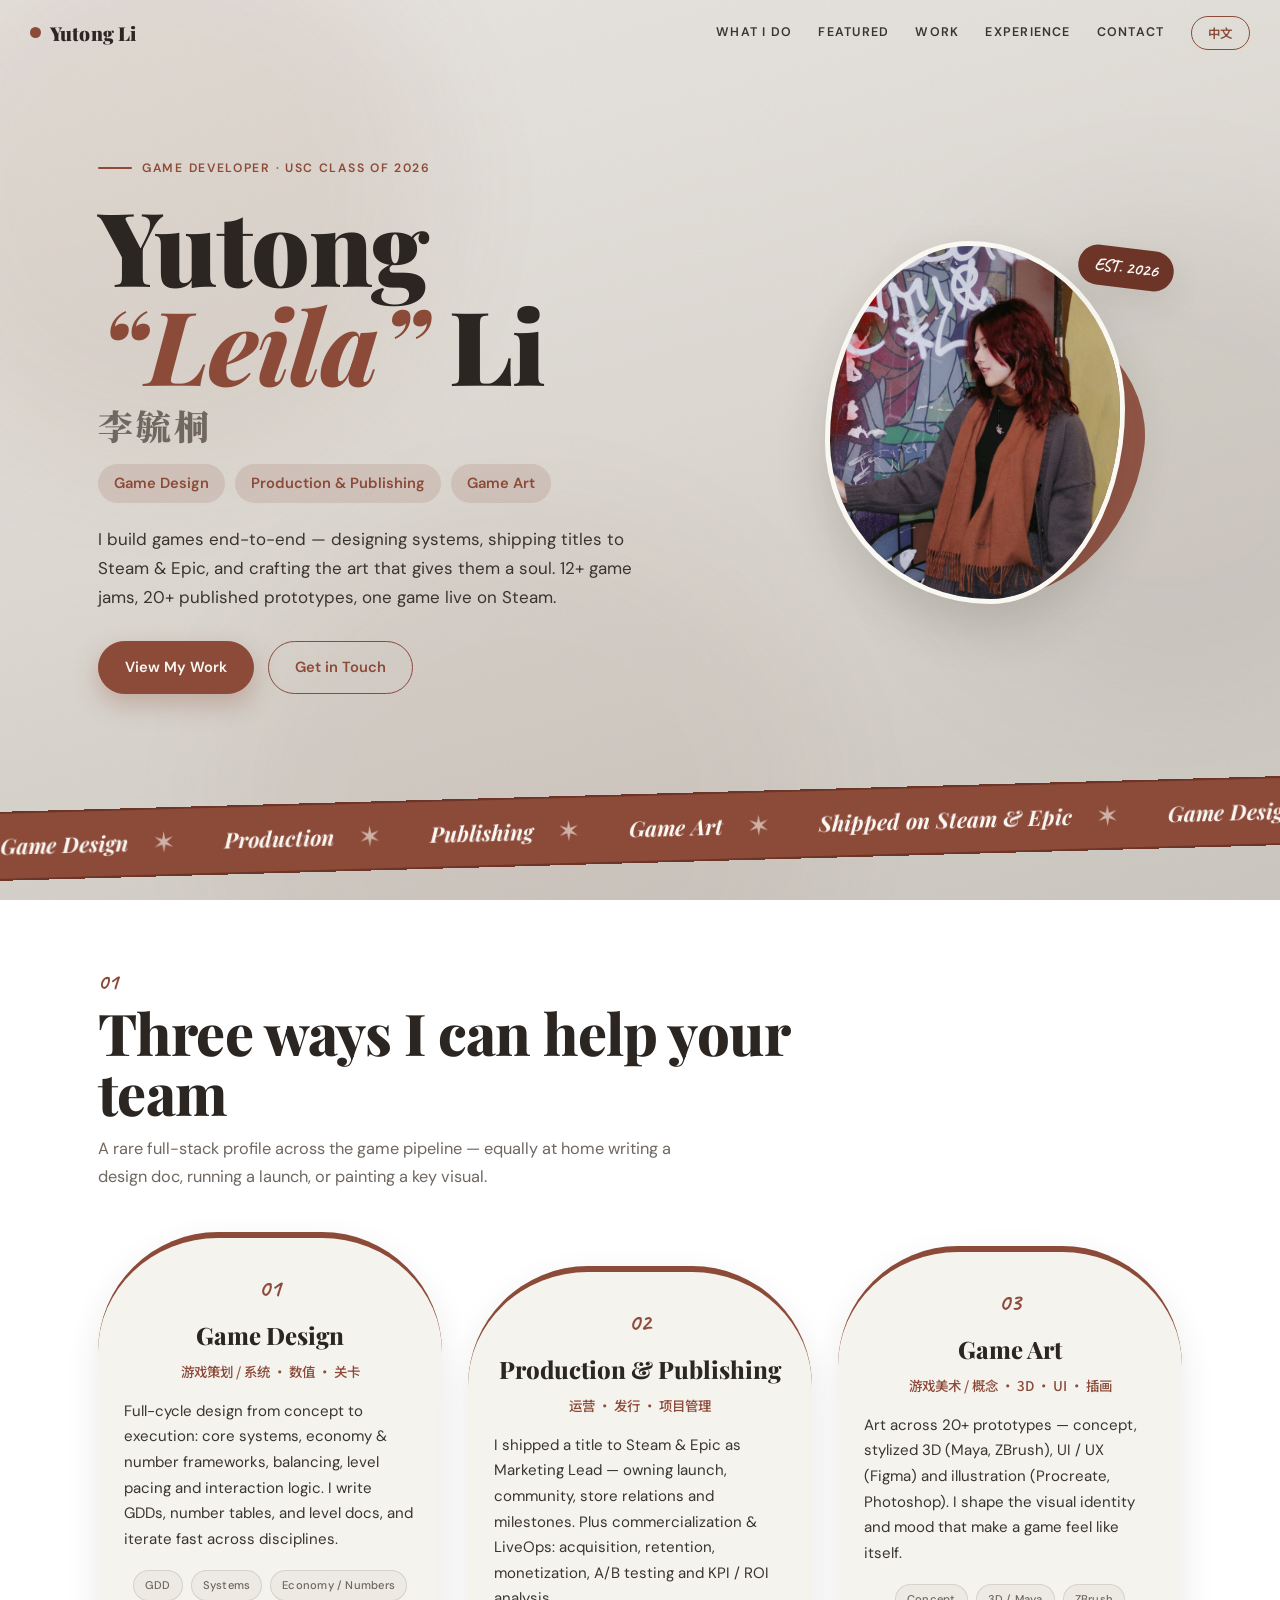
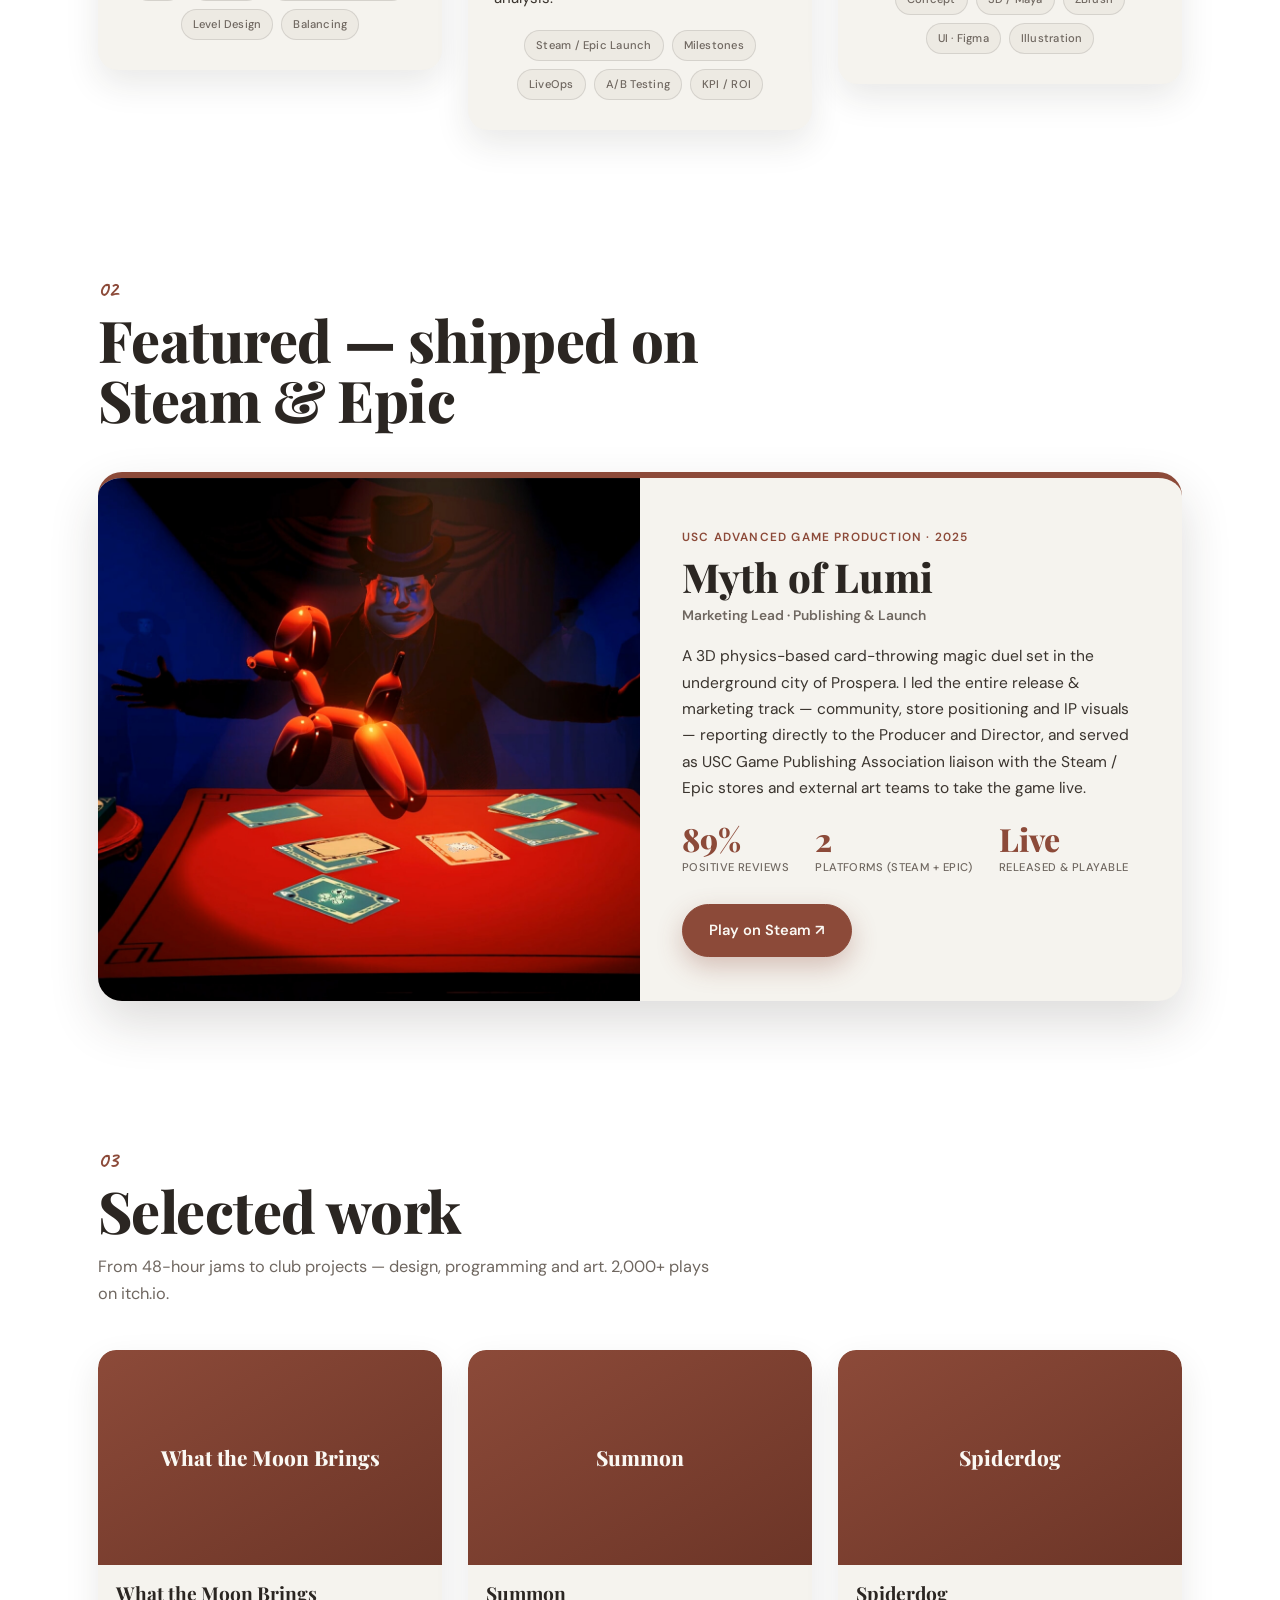
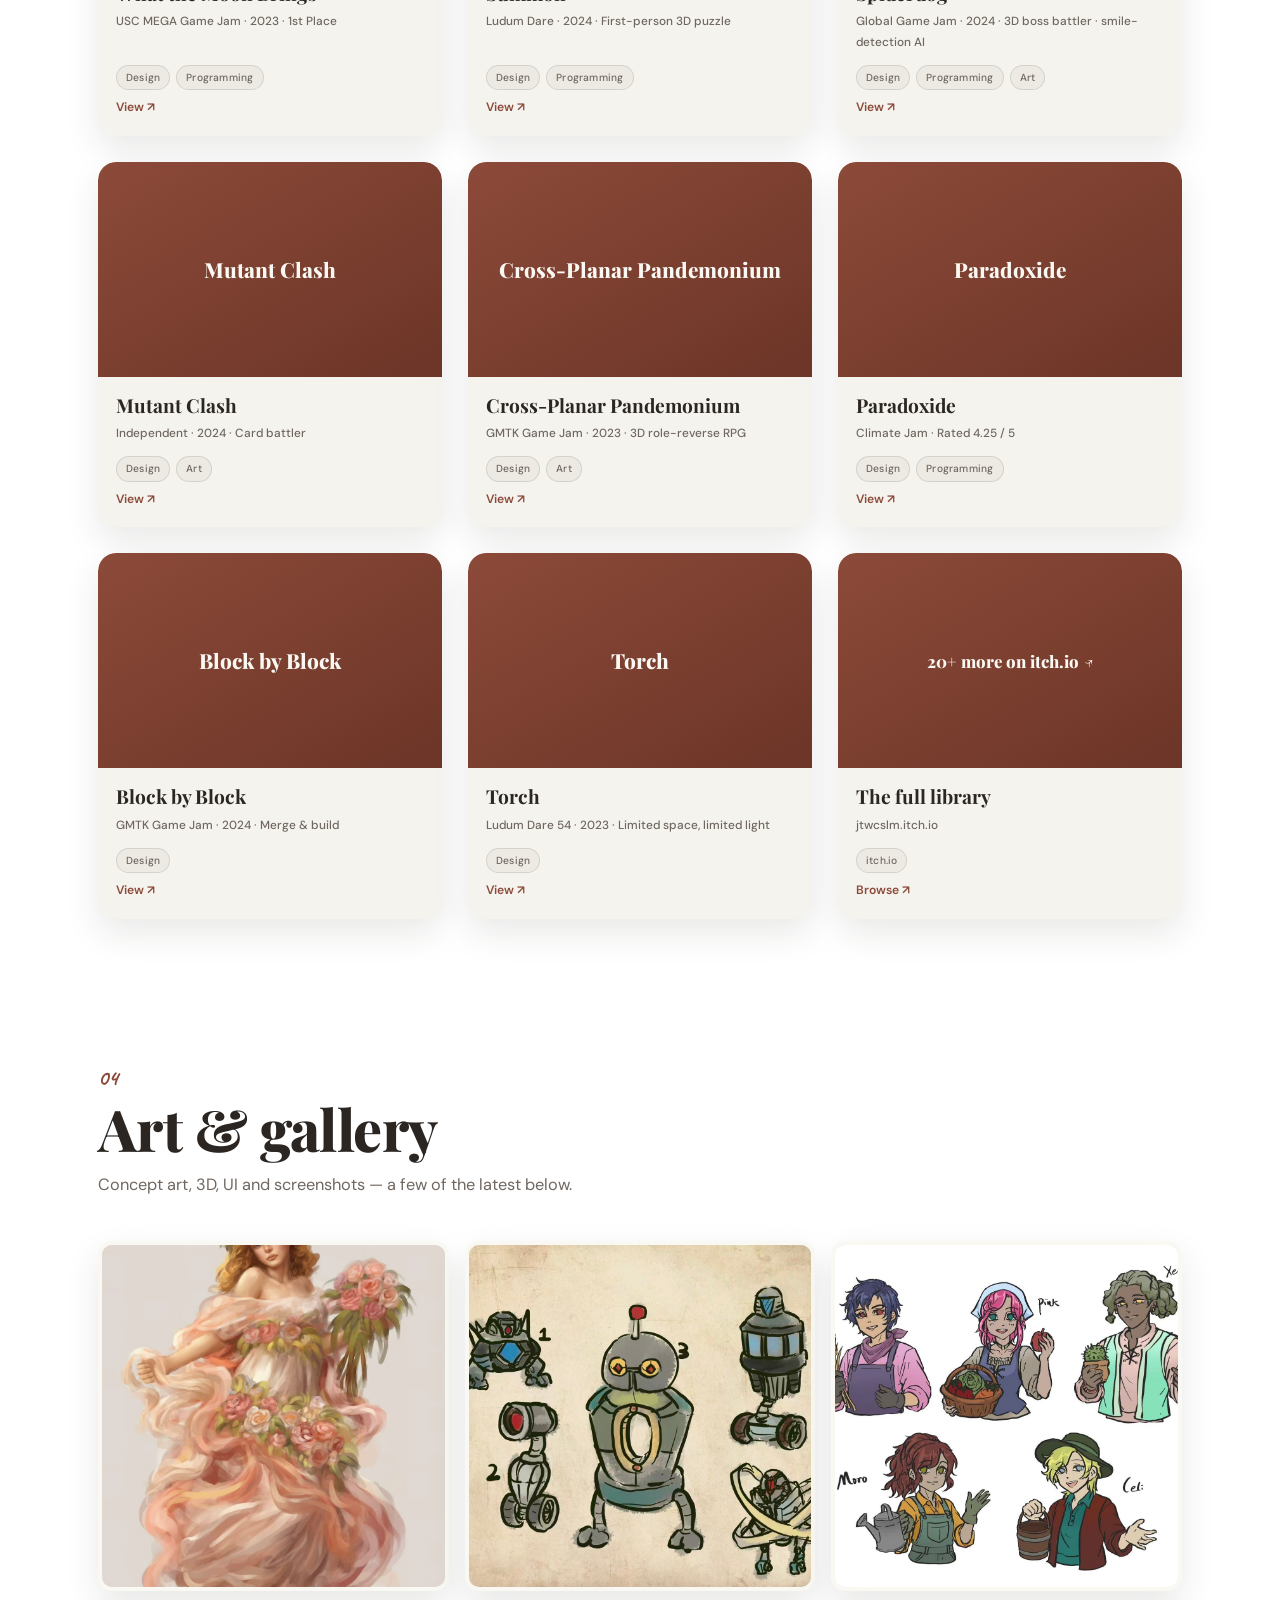
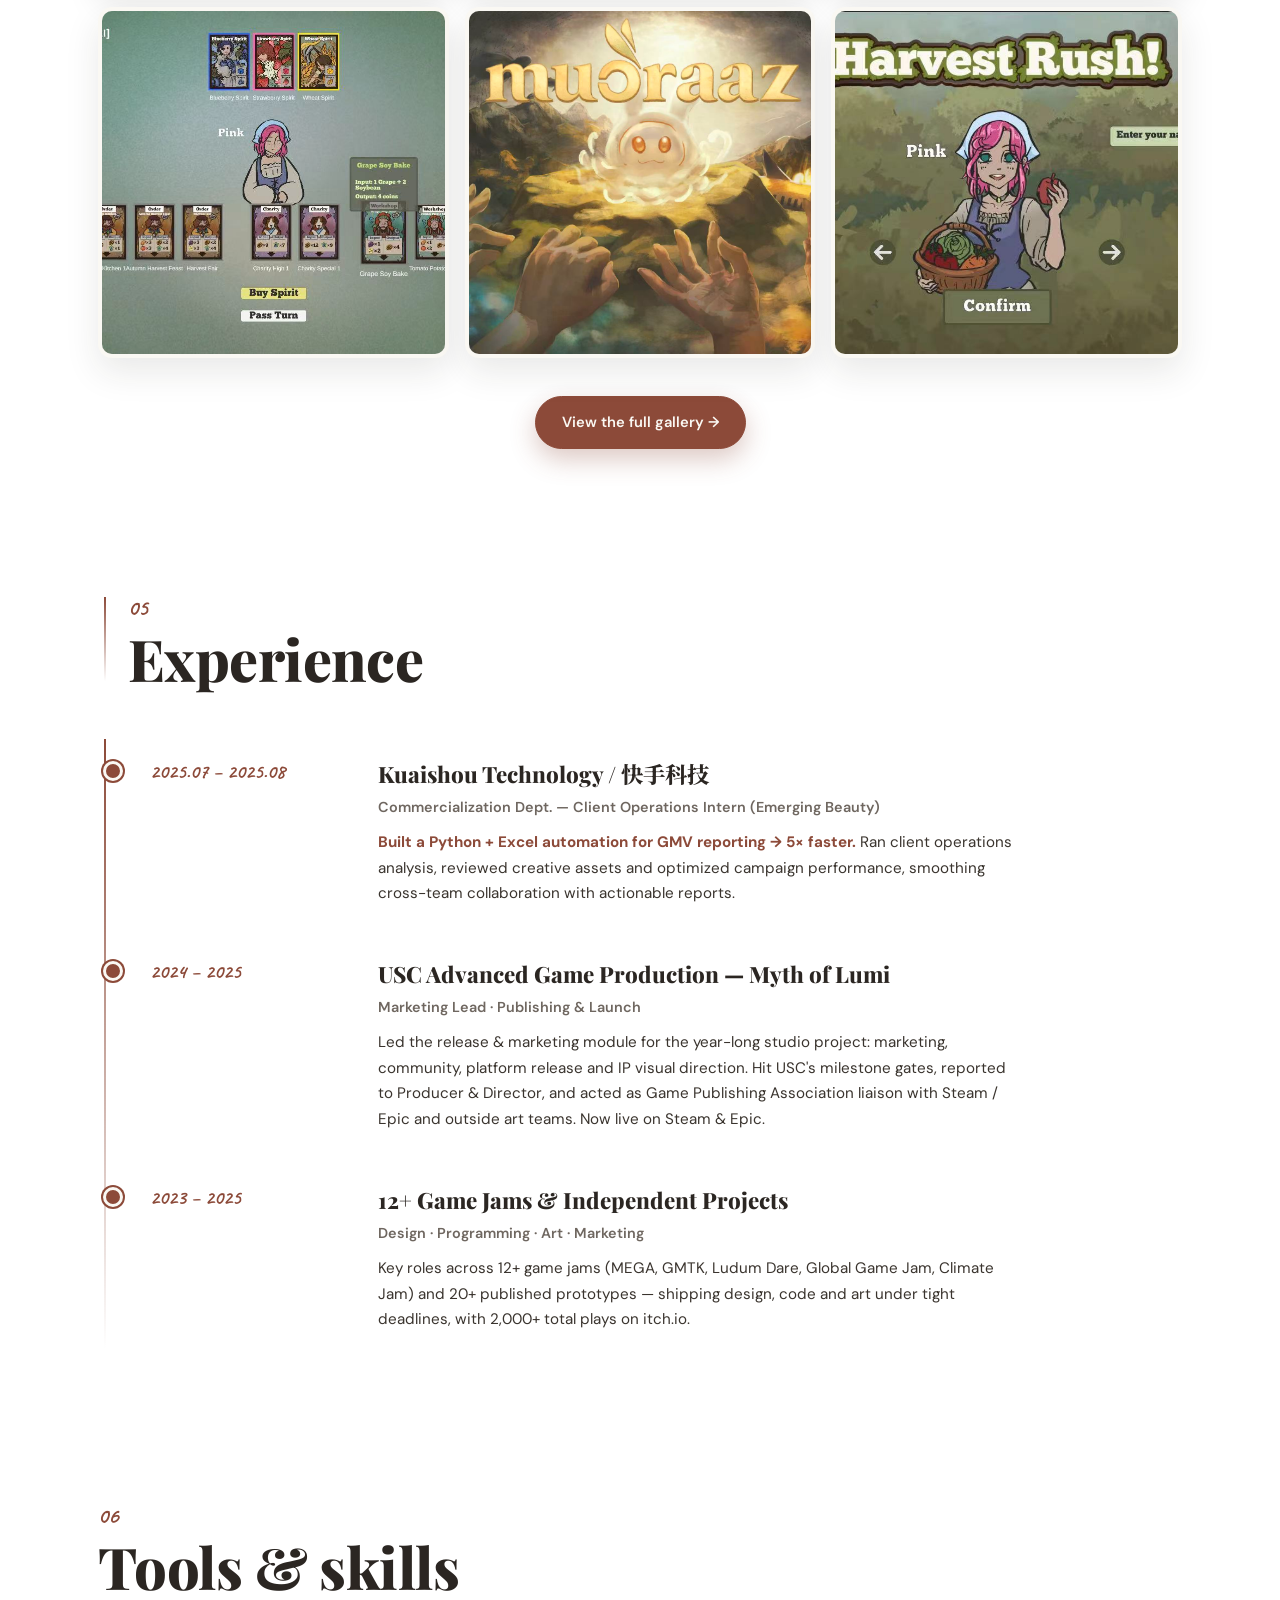
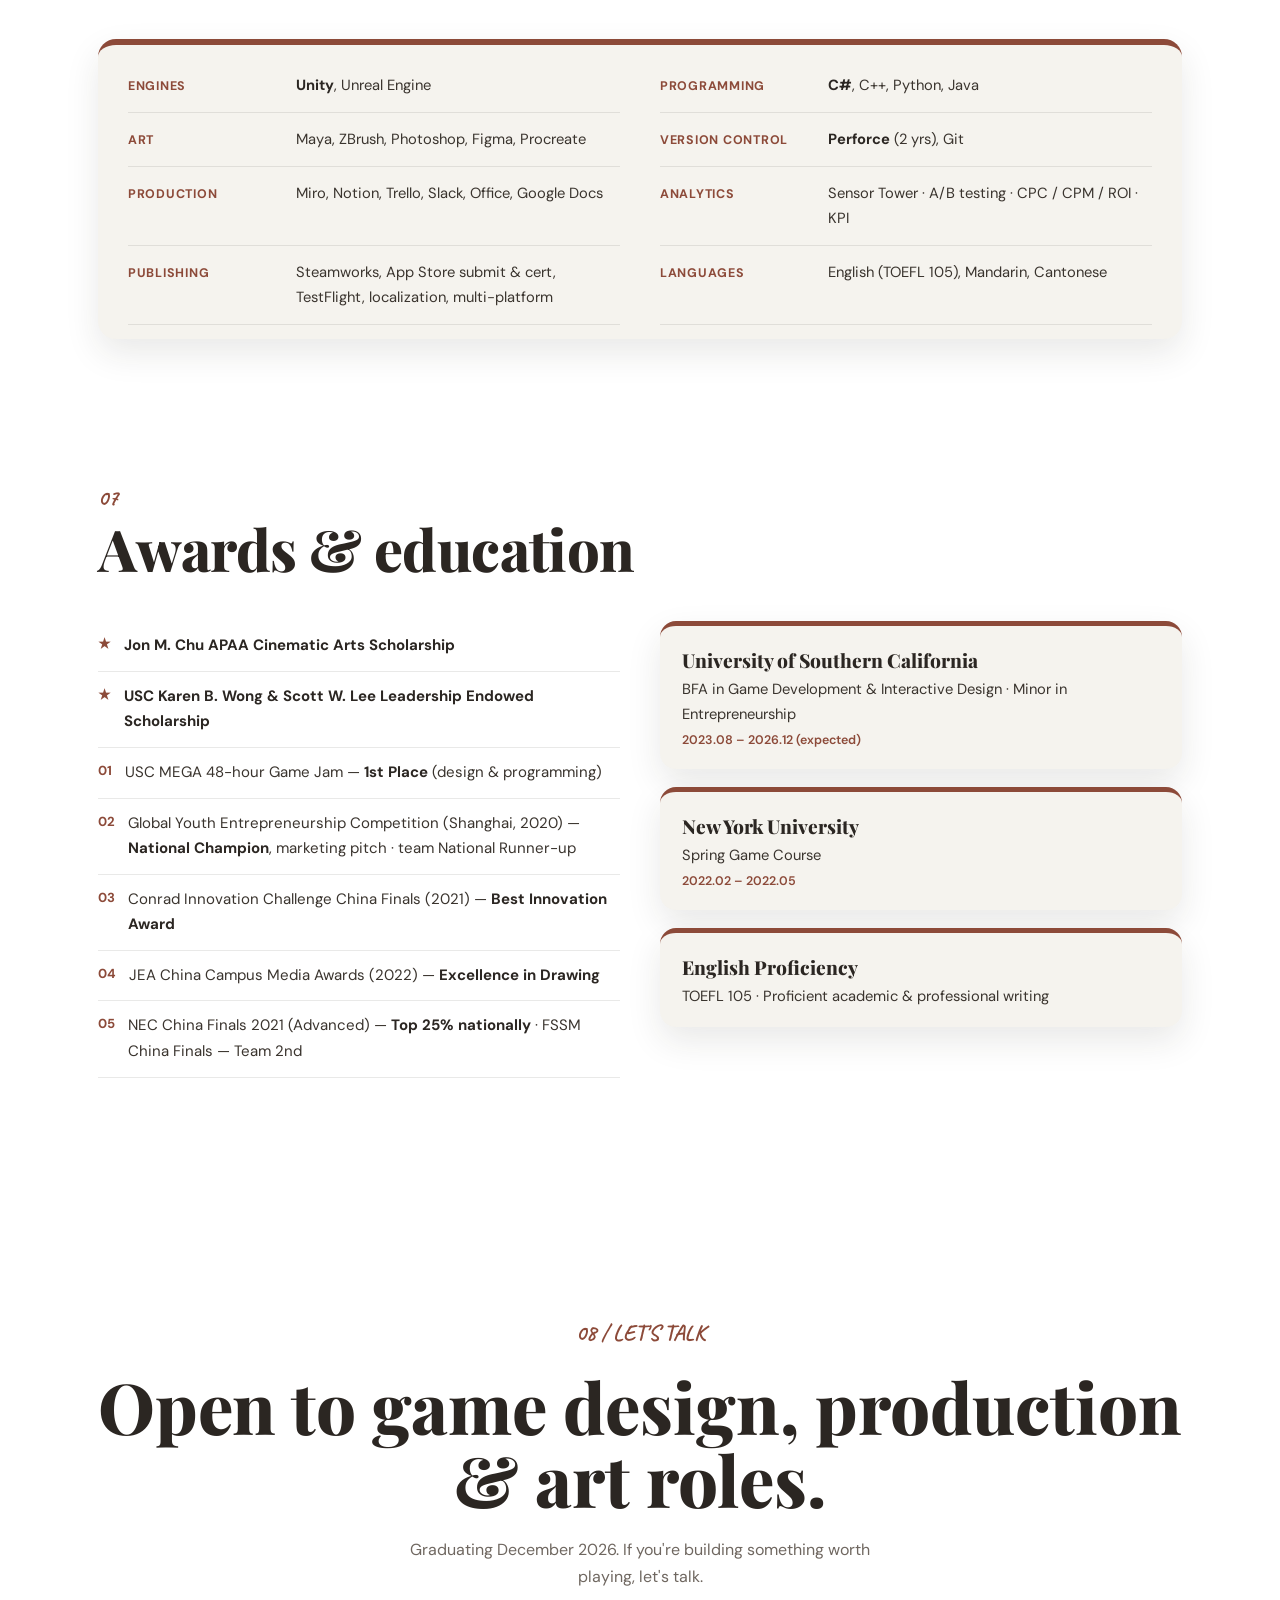
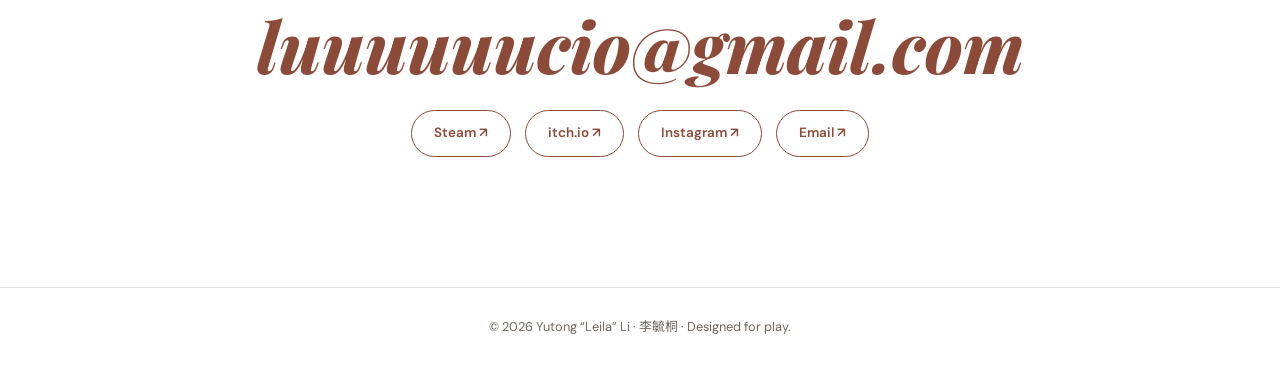
<file: index.html>
<!DOCTYPE html>
<html lang="en" data-lang="en">
<head>
<meta charset="UTF-8">
<meta name="viewport" content="width=device-width, initial-scale=1.0">
<title>Yutong "Leila" Li — Game Designer · Producer · Artist</title>
<meta name="description" content="Yutong (Leila) Li — game developer & USC Class of 2026. Game design, production & publishing, and game art. One title shipped on Steam & Epic; 12+ game jams, 20+ prototypes.">
<meta property="og:title" content="Yutong 'Leila' Li — Game Designer · Producer · Artist">
<meta property="og:description" content="Game developer & USC Class of 2026 — game design, production & publishing, and art. Shipped on Steam & Epic.">
<meta property="og:type" content="website">

<!-- Fonts: Playfair Display (display) · DM Sans (body) · Caveat (script accent) · Noto Serif/Sans SC -->
<link rel="preconnect" href="https://fonts.googleapis.com">
<link rel="preconnect" href="https://fonts.gstatic.com" crossorigin>
<link href="https://fonts.googleapis.com/css2?family=Playfair+Display:ital,wght@0,500;0,700;0,800;0,900;1,500;1,700;1,800&family=DM+Sans:opsz,wght@9..40,300;9..40,400;9..40,500;9..40,600;9..40,700&family=Caveat:wght@500;700&family=Noto+Serif+SC:wght@600;900&family=Noto+Sans+SC:wght@300;400;500;700&display=swap" rel="stylesheet">

<!-- Stylesheet -->
<link rel="stylesheet" href="style.css">
</head>
<body>

<!-- background: drifting low-sat blobs + frosted grain -->
<div class="bg-blobs"><i class="b1"></i><i class="b2"></i><i class="b3"></i></div>
<div class="grain"></div>

<nav id="nav">
  <a class="brand" href="#top"><span class="dot"></span>Yutong&nbsp;Li</a>
  <div class="nav-links">
    <a href="#tracks" data-en="What I Do" data-zh="方向">What I Do</a>
    <a href="#featured" data-en="Featured" data-zh="代表作">Featured</a>
    <a href="#work" data-en="Work" data-zh="作品">Work</a>
    <a href="#about" data-en="Experience" data-zh="经历">Experience</a>
    <a href="#contact" data-en="Contact" data-zh="联系">Contact</a>
    <button class="lang-btn" id="langBtn" onclick="toggleLang()">中文</button>
  </div>
</nav>

<div id="top"></div>
<header>
  <div class="wrap">
    <div class="hero-grid">
      <div class="hero-text">
        <div class="eyebrow h-anim d1"><span data-en="Game Developer · USC Class of 2026" data-zh="游戏开发者 · 南加大 2026 届">Game Developer · USC Class of 2026</span></div>
        <h1 class="name h-anim d2">Yutong <span class="accent">&ldquo;Leila&rdquo;</span> Li<span class="zh">李毓桐</span></h1>
        <div class="roles h-anim d3">
          <span class="role" data-en="Game Design" data-zh="游戏策划">Game Design</span>
          <span class="role" data-en="Production &amp; Publishing" data-zh="运营 · 发行 · 项目管理">Production &amp; Publishing</span>
          <span class="role" data-en="Game Art" data-zh="游戏美术">Game Art</span>
        </div>
        <p class="lede h-anim d4" data-en="I build games end-to-end — designing systems, shipping titles to Steam &amp; Epic, and crafting the art that gives them a soul. 12+ game jams, 20+ published prototypes, one game live on Steam." data-zh="我做游戏的全流程——从系统策划，到把作品发行上线 Steam 与 Epic，再到为它注入灵魂的美术。参与 12+ Game Jam，发布 20+ 原型，一款作品已正式登陆 Steam。">I build games end-to-end — designing systems, shipping titles to Steam &amp; Epic, and crafting the art that gives them a soul. 12+ game jams, 20+ published prototypes, one game live on Steam.</p>
        <div class="cta h-anim d5">
          <a class="btn primary" href="#featured" data-en="View My Work" data-zh="查看作品">View My Work</a>
          <a class="btn ghost" href="mailto:luuuuuucio@gmail.com" data-en="Get in Touch" data-zh="联系我">Get in Touch</a>
        </div>
      </div>
      <div class="portrait-col h-anim d3">
        <div class="portrait">
          <!-- 替换头像：把更高清的图片命名为 profile.jpg 放在同一文件夹即可 -->
          <img src="profile.jpg" alt="Yutong Leila Li portrait">
        </div>
      </div>
    </div>
  </div>
</header>

<div class="marquee" aria-hidden="false">
  <div class="mq"><span data-en="Game Design" data-zh="游戏策划">Game Design</span><span data-en="Production" data-zh="运营发行">Production</span><span data-en="Publishing" data-zh="项目管理">Publishing</span><span data-en="Game Art" data-zh="游戏美术">Game Art</span><span data-en="Shipped on Steam &amp; Epic" data-zh="已登陆 Steam 与 Epic">Shipped on Steam &amp; Epic</span><span data-en="Game Design" data-zh="游戏策划">Game Design</span><span data-en="Production" data-zh="运营发行">Production</span><span data-en="Publishing" data-zh="项目管理">Publishing</span><span data-en="Game Art" data-zh="游戏美术">Game Art</span><span data-en="Shipped on Steam &amp; Epic" data-zh="已登陆 Steam 与 Epic">Shipped on Steam &amp; Epic</span></div>
</div>


<!-- ============ 01 TRACKS ============ -->
<section id="tracks">
  <div class="wrap">
    <div class="sec-head reveal">
      <span class="sec-num">01</span>
      <div>
        <h2 data-en="Three ways I can help your team" data-zh="我能为团队带来的三种价值">Three ways I can help your team</h2>
        <p class="sec-sub" data-en="A rare full-stack profile across the game pipeline — equally at home writing a design doc, running a launch, or painting a key visual." data-zh="一份覆盖游戏管线的复合背景——写策划案、跑发行、画美术，都能上手。">A rare full-stack profile across the game pipeline — equally at home writing a design doc, running a launch, or painting a key visual.</p>
      </div>
    </div>
    <div class="tracks stagger">
      <div class="track" style="--accent:rgba(203,79,87,.16)">
        <div class="tnum">01</div>
        <h3 data-en="Game Design" data-zh="游戏策划">Game Design</h3>
        <div class="tzh">游戏策划 / 系统 · 数值 · 关卡</div>
        <p data-en="Full-cycle design from concept to execution: core systems, economy &amp; number frameworks, balancing, level pacing and interaction logic. I write GDDs, number tables, and level docs, and iterate fast across disciplines." data-zh="从概念到执行的全周期策划：核心系统、数值框架与平衡、关卡节奏与交互逻辑。独立撰写 GDD、数值表、关卡设计稿，敏捷迭代、跨职能协作。">Full-cycle design from concept to execution: core systems, economy &amp; number frameworks, balancing, level pacing and interaction logic. I write GDDs, number tables, and level docs, and iterate fast across disciplines.</p>
        <div class="tags"><span class="tag">GDD</span><span class="tag">Systems</span><span class="tag">Economy / Numbers</span><span class="tag">Level Design</span><span class="tag">Balancing</span></div>
      </div>
      <div class="track" style="--accent:rgba(127,151,182,.18)">
        <div class="tnum">02</div>
        <h3 data-en="Production &amp; Publishing" data-zh="运营 · 发行 · 项目管理">Production &amp; Publishing</h3>
        <div class="tzh">运营 · 发行 · 项目管理</div>
        <p data-en="I shipped a title to Steam &amp; Epic as Marketing Lead — owning launch, community, store relations and milestones. Plus commercialization &amp; LiveOps: acquisition, retention, monetization, A/B testing and KPI / ROI analysis." data-zh="作为 Marketing Lead 把一款作品发行上线 Steam 与 Epic——统筹发行、社群、商店对接与里程碑管理。同时具备商业化与运营能力：获客、留存、变现、A/B 测试、KPI / ROI 分析。">I shipped a title to Steam &amp; Epic as Marketing Lead — owning launch, community, store relations and milestones. Plus commercialization &amp; LiveOps: acquisition, retention, monetization, A/B testing and KPI / ROI analysis.</p>
        <div class="tags"><span class="tag">Steam / Epic Launch</span><span class="tag">Milestones</span><span class="tag">LiveOps</span><span class="tag">A/B Testing</span><span class="tag">KPI / ROI</span></div>
      </div>
      <div class="track" style="--accent:rgba(154,124,112,.16)">
        <div class="tnum">03</div>
        <h3 data-en="Game Art" data-zh="游戏美术">Game Art</h3>
        <div class="tzh">游戏美术 / 概念 · 3D · UI · 插画</div>
        <p data-en="Art across 20+ prototypes — concept, stylized 3D (Maya, ZBrush), UI / UX (Figma) and illustration (Procreate, Photoshop). I shape the visual identity and mood that make a game feel like itself." data-zh="为 20+ 原型负责美术——概念设计、风格化 3D（Maya、ZBrush）、UI/UX（Figma）、插画（Procreate、Photoshop）。塑造让游戏有辨识度的视觉气质与氛围。">Art across 20+ prototypes — concept, stylized 3D (Maya, ZBrush), UI / UX (Figma) and illustration (Procreate, Photoshop). I shape the visual identity and mood that make a game feel like itself.</p>
        <div class="tags"><span class="tag">Concept</span><span class="tag">3D / Maya</span><span class="tag">ZBrush</span><span class="tag">UI &middot; Figma</span><span class="tag">Illustration</span></div>
      </div>
    </div>
  </div>
</section>

<!-- ============ 02 FEATURED ============ -->
<section id="featured">
  <div class="wrap">
    <div class="sec-head reveal">
      <span class="sec-num">02</span>
      <div>
        <h2 data-en="Featured — shipped on Steam &amp; Epic" data-zh="代表作 — 已登陆 Steam 与 Epic">Featured — shipped on Steam &amp; Epic</h2>
      </div>
    </div>
    <div class="feat reveal">
      <div class="feat-media">
        <!-- 真封面：把一张图命名为 myth-of-lumi.jpg 放进仓库根目录即可显示；没有时下面会显示标题色块 -->
        <div class="ph">Myth of Lumi</div>
        <img src="myth-of-lumi.jpg" alt="Myth of Lumi"
             onerror="if(!this.dataset.s){this.dataset.s=1;this.src='https://cdn.cloudflare.steamstatic.com/steam/apps/3518380/header.jpg';}else{this.remove();}">
      </div>
      <div class="feat-body">
        <div class="feat-flag" data-en="USC Advanced Game Production · 2025" data-zh="USC 高级游戏制作 · 2025">USC Advanced Game Production · 2025</div>
        <h3>Myth of Lumi</h3>
        <div class="feat-role" data-en="Marketing Lead · Publishing &amp; Launch" data-zh="Marketing Lead · 发行与上线负责人">Marketing Lead · Publishing &amp; Launch</div>
        <p data-en="A 3D physics-based card-throwing magic duel set in the underground city of Prospera. I led the entire release &amp; marketing track — community, store positioning and IP visuals — reporting directly to the Producer and Director, and served as USC Game Publishing Association liaison with the Steam / Epic stores and external art teams to take the game live." data-zh="一款以地下城市 Prospera 为舞台、基于 3D 物理的卡牌投掷魔法对战游戏。我统筹整个发行与推广模块——社群运营、商店定位、IP 视觉，直接对接 Producer 与 Director，并作为 USC Game Publishing Association 对接人，协调 Steam / Epic 商店与外部美术团队，完成上线全流程。">A 3D physics-based card-throwing magic duel set in the underground city of Prospera. I led the entire release &amp; marketing track — community, store positioning and IP visuals — reporting directly to the Producer and Director, and served as USC Game Publishing Association liaison with the Steam / Epic stores and external art teams to take the game live.</p>
        <div class="stats">
          <div class="stat"><div class="n" data-count="89" data-suffix="%">89%</div><div class="l" data-en="Positive reviews" data-zh="好评率">Positive reviews</div></div>
          <div class="stat"><div class="n" data-count="2">2</div><div class="l" data-en="Platforms (Steam + Epic)" data-zh="平台（Steam+Epic）">Platforms (Steam + Epic)</div></div>
          <div class="stat"><div class="n" data-en="Live" data-zh="已上线">Live</div><div class="l" data-en="Released &amp; playable" data-zh="已发布上线">Released &amp; playable</div></div>
        </div>
        <div class="cta">
          <a class="btn primary" href="https://store.steampowered.com/app/3518380/Myth_of_Lumi/" target="_blank" rel="noopener" data-en="Play on Steam ↗" data-zh="在 Steam 试玩 ↗">Play on Steam ↗</a>
        </div>
      </div>
    </div>
  </div>
</section>

<!-- ============ 03 WORK ============ -->
<section id="work">
  <div class="wrap">
    <div class="sec-head reveal">
      <span class="sec-num">03</span>
      <div>
        <h2 data-en="Selected work" data-zh="精选作品">Selected work</h2>
        <p class="sec-sub" data-en="From 48-hour jams to club projects — design, programming and art. 2,000+ plays on itch.io." data-zh="从 48 小时 Game Jam 到社团项目——策划、编程与美术。itch.io 累计点击 2,000+。">From 48-hour jams to club projects — design, programming and art. 2,000+ plays on itch.io.</p>
      </div>
    </div>
    <!--
      想加 / 换作品封面：每张 .work-cover 里放一个 <img src="你的图片.jpg">。
      没有图片时会自动显示下面 .ph 的彩色占位块。
    -->
    <div class="works stagger">

      <a class="work" href="https://jtwcslm.itch.io/what-the-moon-brings" target="_blank" rel="noopener">
        <div class="work-cover"><div class="ph" style="--c1:#3a3550;--c2:#1c1a26">What the Moon Brings</div>
          <img src="https://img.itch.zone/aW1nLzEzOTQzMDMwLmpwZw==/original/gAOcov.jpg" alt="What the Moon Brings" loading="lazy" onerror="this.remove()"></div>
        <div class="work-body">
          <h4>What the Moon Brings</h4>
          <div class="work-meta">USC MEGA Game Jam · 2023 · <span data-en="1st Place" data-zh="一等奖">1st Place</span></div>
          <div class="work-roles"><span class="tag" data-en="Design" data-zh="策划">Design</span><span class="tag" data-en="Programming" data-zh="编程">Programming</span></div>
          <span class="work-link" data-en="View ↗" data-zh="查看 ↗">View ↗</span>
        </div>
      </a>

      <a class="work" href="https://jtwcslm.itch.io/summon" target="_blank" rel="noopener">
        <div class="work-cover"><div class="ph" style="--c1:#2c4a4a;--c2:#152222">Summon</div>
          <img src="https://img.itch.zone/aW1nLzE1NzcyMDAzLnBuZw==/original/AVBuLZ.png" alt="Summon" loading="lazy" onerror="this.remove()"></div>
        <div class="work-body">
          <h4>Summon</h4>
          <div class="work-meta">Ludum Dare · 2024 · <span data-en="First-person 3D puzzle" data-zh="第一人称 3D 解谜">First-person 3D puzzle</span></div>
          <div class="work-roles"><span class="tag" data-en="Design" data-zh="策划">Design</span><span class="tag" data-en="Programming" data-zh="编程">Programming</span></div>
          <span class="work-link" data-en="View ↗" data-zh="查看 ↗">View ↗</span>
        </div>
      </a>

      <a class="work" href="https://jtwcslm.itch.io/spiderdog" target="_blank" rel="noopener">
        <div class="work-cover"><div class="ph" style="--c1:#4a3a35;--c2:#231a17">Spiderdog</div>
          <img src="https://img.itch.zone/aW1nLzE1MDI3ODM2LnBuZw==/original/xKK9WB.png" alt="Spiderdog" loading="lazy" onerror="this.remove()"></div>
        <div class="work-body">
          <h4>Spiderdog</h4>
          <div class="work-meta">Global Game Jam · 2024 · <span data-en="3D boss battler · smile-detection AI" data-zh="3D Boss 战 · 微笑识别 AI">3D boss battler · smile-detection AI</span></div>
          <div class="work-roles"><span class="tag" data-en="Design" data-zh="策划">Design</span><span class="tag" data-en="Programming" data-zh="编程">Programming</span><span class="tag" data-en="Art" data-zh="美术">Art</span></div>
          <span class="work-link" data-en="View ↗" data-zh="查看 ↗">View ↗</span>
        </div>
      </a>

      <a class="work" href="https://jtwcslm.itch.io/mutant-clash" target="_blank" rel="noopener">
        <div class="work-cover"><div class="ph" style="--c1:#35415a;--c2:#181d28">Mutant Clash</div>
          <img src="https://img.itch.zone/aW1nLzIwNDU5MDIzLnBuZw==/original/YjYPbV.png" alt="Mutant Clash" loading="lazy" onerror="this.remove()"></div>
        <div class="work-body">
          <h4>Mutant Clash</h4>
          <div class="work-meta"><span data-en="Independent · 2024 · Card battler" data-zh="独立项目 · 2024 · 卡牌对战">Independent · 2024 · Card battler</span></div>
          <div class="work-roles"><span class="tag" data-en="Design" data-zh="策划">Design</span><span class="tag" data-en="Art" data-zh="美术">Art</span></div>
          <span class="work-link" data-en="View ↗" data-zh="查看 ↗">View ↗</span>
        </div>
      </a>

      <a class="work" href="https://jtwcslm.itch.io/cross-planar-pandemonium" target="_blank" rel="noopener">
        <div class="work-cover"><div class="ph" style="--c1:#4a3540;--c2:#23191e">Cross-Planar Pandemonium</div>
          <img src="https://img.itch.zone/aW1nLzEyNzI2NDkzLnBuZw==/original/hB9bs9.png" alt="Cross-Planar Pandemonium" loading="lazy" onerror="this.remove()"></div>
        <div class="work-body">
          <h4>Cross-Planar Pandemonium</h4>
          <div class="work-meta">GMTK Game Jam · 2023 · <span data-en="3D role-reverse RPG" data-zh="3D 角色反转 RPG">3D role-reverse RPG</span></div>
          <div class="work-roles"><span class="tag" data-en="Design" data-zh="策划">Design</span><span class="tag" data-en="Art" data-zh="美术">Art</span></div>
          <span class="work-link" data-en="View ↗" data-zh="查看 ↗">View ↗</span>
        </div>
      </a>

      <a class="work" href="https://chloexiiyan.itch.io/paradoxide" target="_blank" rel="noopener">
        <div class="work-cover"><div class="ph" style="--c1:#2f4a40;--c2:#15221d">Paradoxide</div></div>
        <div class="work-body">
          <h4>Paradoxide</h4>
          <div class="work-meta">Climate Jam · <span data-en="Rated 4.25 / 5" data-zh="评分 4.25 / 5">Rated 4.25 / 5</span></div>
          <div class="work-roles"><span class="tag" data-en="Design" data-zh="策划">Design</span><span class="tag" data-en="Programming" data-zh="编程">Programming</span></div>
          <span class="work-link" data-en="View ↗" data-zh="查看 ↗">View ↗</span>
        </div>
      </a>

      <a class="work" href="https://lz1c.itch.io/block-by-block" target="_blank" rel="noopener">
        <div class="work-cover"><div class="ph" style="--c1:#4a4030;--c2:#231e16">Block by Block</div></div>
        <div class="work-body">
          <h4>Block by Block</h4>
          <div class="work-meta">GMTK Game Jam · 2024 · <span data-en="Merge &amp; build" data-zh="合成建造">Merge &amp; build</span></div>
          <div class="work-roles"><span class="tag" data-en="Design" data-zh="策划">Design</span></div>
          <span class="work-link" data-en="View ↗" data-zh="查看 ↗">View ↗</span>
        </div>
      </a>

      <a class="work" href="https://ldjam.com/events/ludum-dare/54/torch" target="_blank" rel="noopener">
        <div class="work-cover"><div class="ph" style="--c1:#4a3a30;--c2:#231b16">Torch</div></div>
        <div class="work-body">
          <h4>Torch</h4>
          <div class="work-meta">Ludum Dare 54 · 2023 · <span data-en="Limited space, limited light" data-zh="有限空间 · 有限光">Limited space, limited light</span></div>
          <div class="work-roles"><span class="tag" data-en="Design" data-zh="策划">Design</span></div>
          <span class="work-link" data-en="View ↗" data-zh="查看 ↗">View ↗</span>
        </div>
      </a>

      <a class="work" href="https://jtwcslm.itch.io/" target="_blank" rel="noopener">
        <div class="work-cover"><div class="ph" style="--c1:#33384a;--c2:#181b24;font-size:1.05rem"><span data-en="20+ more on itch.io ↗" data-zh="itch.io 上还有 20+ 作品 ↗">20+ more on itch.io ↗</span></div></div>
        <div class="work-body">
          <h4 data-en="The full library" data-zh="全部作品库">The full library</h4>
          <div class="work-meta">jtwcslm.itch.io</div>
          <div class="work-roles"><span class="tag">itch.io</span></div>
          <span class="work-link" data-en="Browse ↗" data-zh="浏览 ↗">Browse ↗</span>
        </div>
      </a>

    </div>
  </div>
</section>

<!-- ============ 04 GALLERY (drop your art / screenshots here) ============ -->
<section id="gallery">
  <div class="wrap">
    <div class="sec-head reveal">
      <span class="sec-num">04</span>
      <div>
        <h2 data-en="Art &amp; gallery" data-zh="美术与画廊">Art &amp; gallery</h2>
        <p class="sec-sub" data-en="Concept art, 3D, UI and screenshots — a few of the latest below." data-zh="概念设计、3D、UI 与游戏截图——下面是最近上传的几张。">Concept art, 3D, UI and screenshots — a few of the latest below.</p>
      </div>
    </div>
    <!-- Images load automatically from the gallery/ folder (newest few). Full set on gallery.html -->
    <div class="gallery stagger" id="home-gallery" data-count="6"></div>
    <div class="gallery-cta">
      <a class="btn primary" href="gallery.html" data-en="View the full gallery →" data-zh="查看全部作品 →">View the full gallery →</a>
    </div>
  </div>
</section>

<!-- ============ 05 EXPERIENCE ============ -->
<section id="about">
  <div class="wrap">
    <div class="sec-head reveal">
      <span class="sec-num">05</span>
      <div><h2 data-en="Experience" data-zh="工作与项目经历">Experience</h2></div>
    </div>

    <div class="reveal">
      <div class="exp-item">
        <div class="exp-when">2025.07 – 2025.08</div>
        <div>
          <div class="exp-org">Kuaishou Technology / 快手科技</div>
          <div class="exp-role" data-en="Commercialization Dept. — Client Operations Intern (Emerging Beauty)" data-zh="商业化部门 — 客户运营实习生（新锐美妆）">Commercialization Dept. — Client Operations Intern (Emerging Beauty)</div>
          <p data-en="&lt;span class='hi'&gt;Built a Python + Excel automation for GMV reporting → 5× faster.&lt;/span&gt; Ran client operations analysis, reviewed creative assets and optimized campaign performance, smoothing cross-team collaboration with actionable reports." data-zh="&lt;span class='hi'&gt;用 Python + Excel 把 GMV（商品交易额）报告自动化 → 效率提升 5 倍。&lt;/span&gt; 负责客户运营分析、审核创意素材、优化活动效果，改善跨团队协作并产出可落地的分析报告。"><span class="hi">Built a Python + Excel automation for GMV reporting → 5× faster.</span> Ran client operations analysis, reviewed creative assets and optimized campaign performance, smoothing cross-team collaboration with actionable reports.</p>
        </div>
      </div>

      <div class="exp-item">
        <div class="exp-when">2024 – 2025</div>
        <div>
          <div class="exp-org">USC Advanced Game Production — Myth of Lumi</div>
          <div class="exp-role" data-en="Marketing Lead · Publishing &amp; Launch" data-zh="Marketing Lead · 发行与上线负责人">Marketing Lead · Publishing &amp; Launch</div>
          <p data-en="Led the release &amp; marketing module for the year-long studio project: marketing, community, platform release and IP visual direction. Hit USC's milestone gates, reported to Producer &amp; Director, and acted as Game Publishing Association liaison with Steam / Epic and outside art teams. Now live on Steam &amp; Epic." data-zh="统筹这一年度工作室项目的发行与推广模块：市场营销、社群运营、平台发布与 IP 视觉定位。达成 USC 各阶段里程碑，直接对接 Producer 与 Director，并作为 Game Publishing Association 对接人协调 Steam / Epic 与外部美术团队。现已上线 Steam 与 Epic。">Led the release &amp; marketing module for the year-long studio project: marketing, community, platform release and IP visual direction. Hit USC's milestone gates, reported to Producer &amp; Director, and acted as Game Publishing Association liaison with Steam / Epic and outside art teams. Now live on Steam &amp; Epic.</p>
        </div>
      </div>

      <div class="exp-item">
        <div class="exp-when">2023 – 2025</div>
        <div>
          <div class="exp-org" data-en="12+ Game Jams &amp; Independent Projects" data-zh="12+ Game Jam 与独立项目">12+ Game Jams &amp; Independent Projects</div>
          <div class="exp-role" data-en="Design · Programming · Art · Marketing" data-zh="策划 · 编程 · 美术 · 营销">Design · Programming · Art · Marketing</div>
          <p data-en="Key roles across 12+ game jams (MEGA, GMTK, Ludum Dare, Global Game Jam, Climate Jam) and 20+ published prototypes — shipping design, code and art under tight deadlines, with 2,000+ total plays on itch.io." data-zh="在 12+ Game Jam（MEGA、GMTK、Ludum Dare、Global Game Jam、Climate Jam）及 20+ 已发布原型中担任关键角色——在高压 deadline 下交付策划、代码与美术，itch.io 累计点击 2,000+。">Key roles across 12+ game jams (MEGA, GMTK, Ludum Dare, Global Game Jam, Climate Jam) and 20+ published prototypes — shipping design, code and art under tight deadlines, with 2,000+ total plays on itch.io.</p>
        </div>
      </div>
    </div>
  </div>
</section>

<!-- ============ 06 SKILLS ============ -->
<section id="skills">
  <div class="wrap">
    <div class="sec-head reveal">
      <span class="sec-num">06</span>
      <div><h2 data-en="Tools &amp; skills" data-zh="技能与工具">Tools &amp; skills</h2></div>
    </div>
    <div class="skills reveal">
      <div class="skill-row"><div class="k" data-en="Engines" data-zh="引擎">Engines</div><div class="v"><b>Unity</b>, Unreal Engine</div></div>
      <div class="skill-row"><div class="k" data-en="Programming" data-zh="编程">Programming</div><div class="v"><b>C#</b>, C++, Python, Java</div></div>
      <div class="skill-row"><div class="k" data-en="Art" data-zh="美术">Art</div><div class="v">Maya, ZBrush, Photoshop, Figma, Procreate</div></div>
      <div class="skill-row"><div class="k" data-en="Version Control" data-zh="版本控制">Version Control</div><div class="v"><b>Perforce</b> (2 yrs), Git</div></div>
      <div class="skill-row"><div class="k" data-en="Production" data-zh="项目协作">Production</div><div class="v">Miro, Notion, Trello, Slack, Office, Google Docs</div></div>
      <div class="skill-row"><div class="k" data-en="Analytics" data-zh="数据分析">Analytics</div><div class="v">Sensor Tower · A/B testing · CPC / CPM / ROI · KPI</div></div>
      <div class="skill-row"><div class="k" data-en="Publishing" data-zh="发行">Publishing</div><div class="v">Steamworks, App Store submit &amp; cert, TestFlight, localization, multi-platform</div></div>
      <div class="skill-row"><div class="k" data-en="Languages" data-zh="语言">Languages</div><div class="v">English (TOEFL 105), Mandarin, Cantonese</div></div>
    </div>
  </div>
</section>

<!-- ============ 07 AWARDS / EDUCATION ============ -->
<section id="more">
  <div class="wrap">
    <div class="sec-head reveal">
      <span class="sec-num">07</span>
      <div><h2 data-en="Awards &amp; education" data-zh="奖项与教育">Awards &amp; education</h2></div>
    </div>
    <div class="two-col reveal">
      <div>
        <div class="li"><span class="mk">&#9733;</span><span><b>Jon M. Chu APAA Cinematic Arts Scholarship</b></span></div>
        <div class="li"><span class="mk">&#9733;</span><span><b>USC Karen B. Wong &amp; Scott W. Lee Leadership Endowed Scholarship</b></span></div>
        <div class="li"><span class="mk">01</span><span data-en="USC MEGA 48-hour Game Jam — &lt;b&gt;1st Place&lt;/b&gt; (design &amp; programming)" data-zh="USC MEGA 48 小时游戏制作比赛 — &lt;b&gt;一等奖&lt;/b&gt;（策划 &amp; 编程）">USC MEGA 48-hour Game Jam — <b>1st Place</b> (design &amp; programming)</span></div>
        <div class="li"><span class="mk">02</span><span data-en="Global Youth Entrepreneurship Competition (Shanghai, 2020) — &lt;b&gt;National Champion&lt;/b&gt;, marketing pitch · team National Runner-up" data-zh="2020 全球青年创业大赛上海站 — &lt;b&gt;营销展示全国冠军&lt;/b&gt; · 团队总成绩全国亚军">Global Youth Entrepreneurship Competition (Shanghai, 2020) — <b>National Champion</b>, marketing pitch · team National Runner-up</span></div>
        <div class="li"><span class="mk">03</span><span data-en="Conrad Innovation Challenge China Finals (2021) — &lt;b&gt;Best Innovation Award&lt;/b&gt;" data-zh="2021 康莱德创新挑战赛中国赛决赛 — &lt;b&gt;最佳创新奖&lt;/b&gt;">Conrad Innovation Challenge China Finals (2021) — <b>Best Innovation Award</b></span></div>
        <div class="li"><span class="mk">04</span><span data-en="JEA China Campus Media Awards (2022) — &lt;b&gt;Excellence in Drawing&lt;/b&gt;" data-zh="2022 JEA China 校园传媒作品年度评选 — &lt;b&gt;卓越绘画奖&lt;/b&gt;">JEA China Campus Media Awards (2022) — <b>Excellence in Drawing</b></span></div>
        <div class="li"><span class="mk">05</span><span data-en="NEC China Finals 2021 (Advanced) — &lt;b&gt;Top 25% nationally&lt;/b&gt; · FSSM China Finals — Team 2nd" data-zh="NEC 全美经济学挑战 2021 中国决赛（AS 组）— &lt;b&gt;全国前 25%&lt;/b&gt; · FSSM 中国区决赛 — 团队二等奖">NEC China Finals 2021 (Advanced) — <b>Top 25% nationally</b> · FSSM China Finals — Team 2nd</span></div>
      </div>
      <div>
        <div class="edu-block">
          <div class="ed-school">University of Southern California</div>
          <div class="ed-deg" data-en="BFA in Game Development &amp; Interactive Design · Minor in Entrepreneurship" data-zh="游戏开发与交互设计 BFA · 辅修 创业学">BFA in Game Development &amp; Interactive Design · Minor in Entrepreneurship</div>
          <div class="ed-when" data-en="2023.08 – 2026.12 (expected)" data-zh="2023.08 – 2026.12（预计毕业）">2023.08 – 2026.12 (expected)</div>
        </div>
        <div class="edu-block">
          <div class="ed-school">New York University</div>
          <div class="ed-deg" data-en="Spring Game Course" data-zh="春季游戏课程">Spring Game Course</div>
          <div class="ed-when">2022.02 – 2022.05</div>
        </div>
        <div class="edu-block">
          <div class="ed-school" data-en="English Proficiency" data-zh="英语水平">English Proficiency</div>
          <div class="ed-deg" data-en="TOEFL 105 · Proficient academic &amp; professional writing" data-zh="托福 105 · 学术与专业写作熟练">TOEFL 105 · Proficient academic &amp; professional writing</div>
        </div>
      </div>
    </div>
  </div>
</section>

<!-- ============ 08 CONTACT ============ -->
<section id="contact">
  <div class="wrap contact reveal">
    <div class="sec-num" style="margin-bottom:18px">08 / <span data-en="LET'S TALK" data-zh="联系我">LET'S TALK</span></div>
    <div class="big" data-en="Open to game design, production &amp; art roles." data-zh="求职中：游戏策划 · 运营发行 · 美术。">Open to game design, production &amp; art roles.</div>
    <p style="color:var(--muted);max-width:46ch;margin:0 auto" data-en="Graduating December 2026. If you're building something worth playing, let's talk." data-zh="2026 年 12 月毕业。如果你正在做一款值得一玩的游戏，欢迎联系我。">Graduating December 2026. If you're building something worth playing, let's talk.</p>
    <div class="big" style="margin-top:18px"><a href="mailto:luuuuuucio@gmail.com">luuuuuucio@gmail.com</a></div>
    <div class="socials">
      <a href="https://store.steampowered.com/app/3518380/Myth_of_Lumi/" target="_blank" rel="noopener">Steam ↗</a>
      <a href="https://jtwcslm.itch.io/" target="_blank" rel="noopener">itch.io ↗</a>
      <a href="https://www.instagram.com/jtwcslm_on" target="_blank" rel="noopener">Instagram ↗</a>
      <a href="mailto:luuuuuucio@gmail.com" data-en="Email ↗" data-zh="邮件 ↗">Email ↗</a>
    </div>
  </div>
</section>

<footer>
  <div class="wrap">&copy; <span id="yr"></span> Yutong &ldquo;Leila&rdquo; Li · 李毓桐 · <span data-en="Designed for play." data-zh="为热爱而设计。">Designed for play.</span></div>
</footer>

<!-- Scripts -->
<script src="main.js"></script>
</body>
</html>
</file>
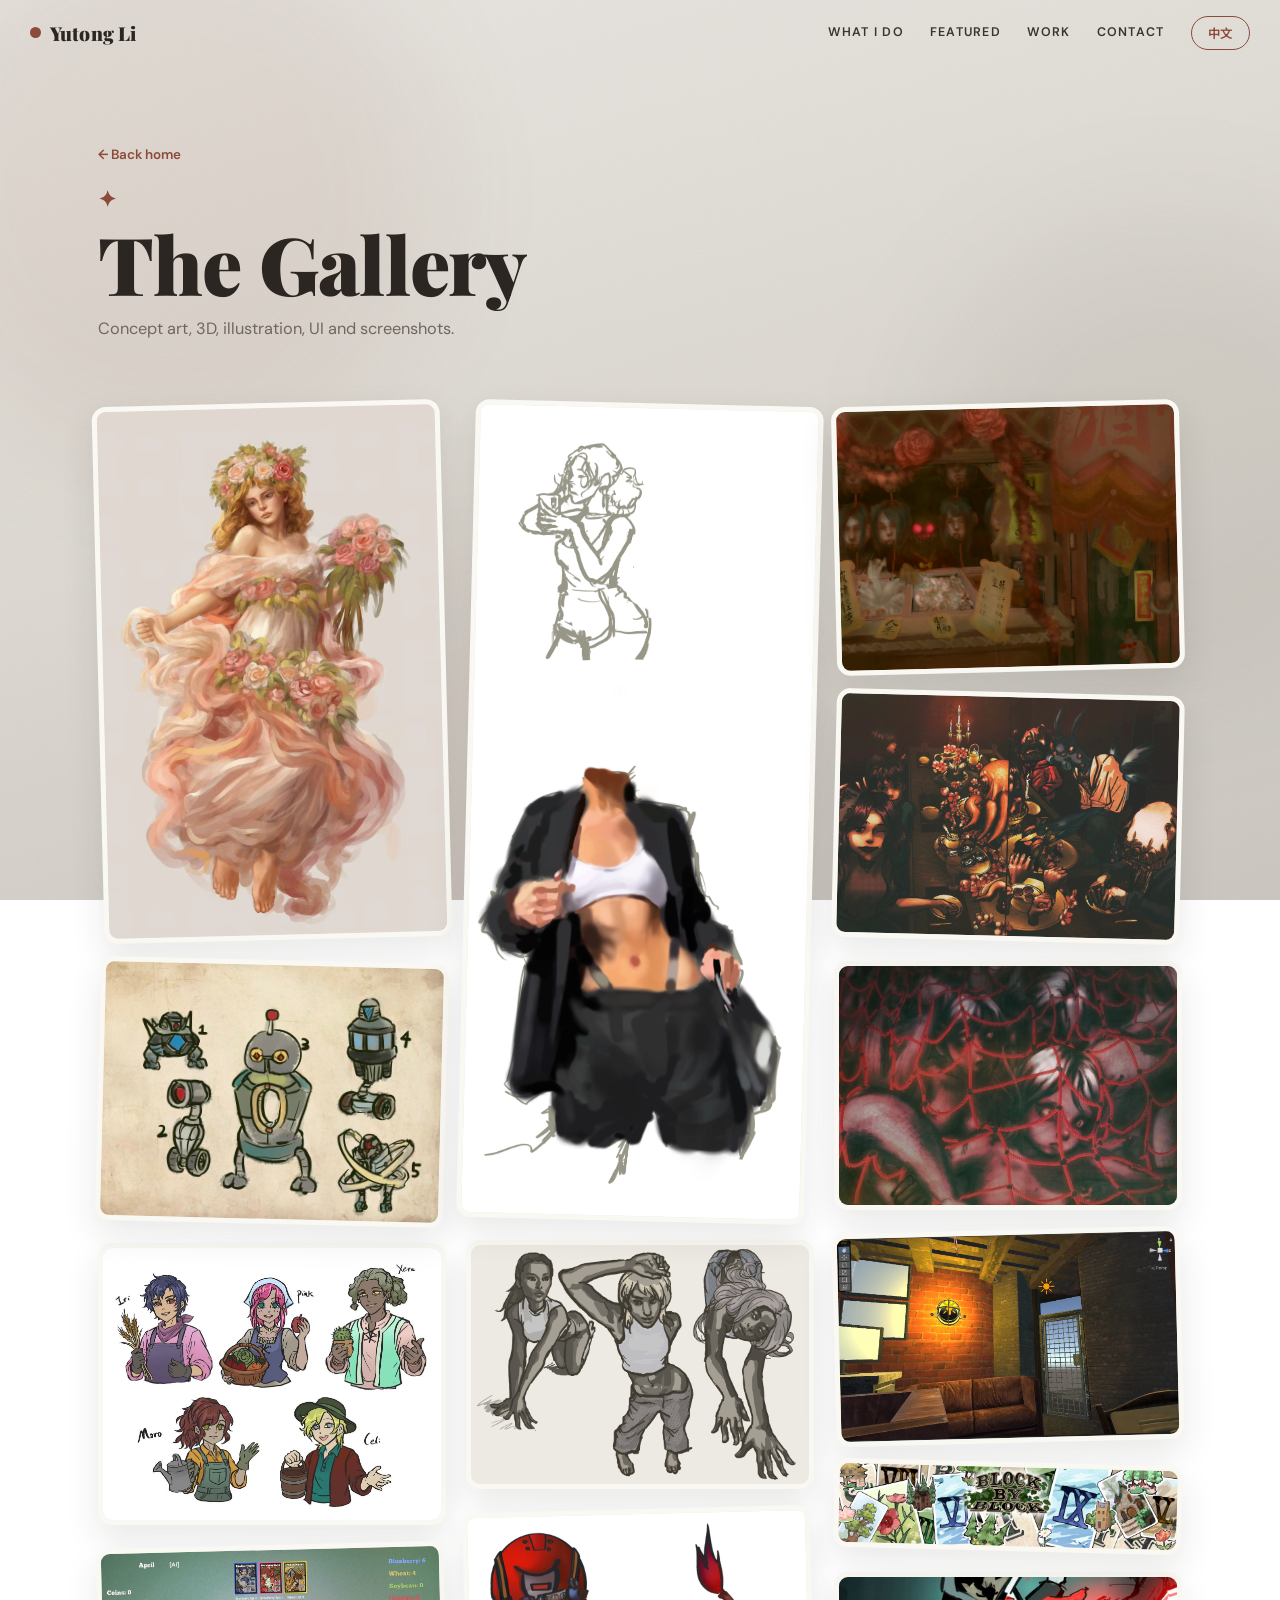
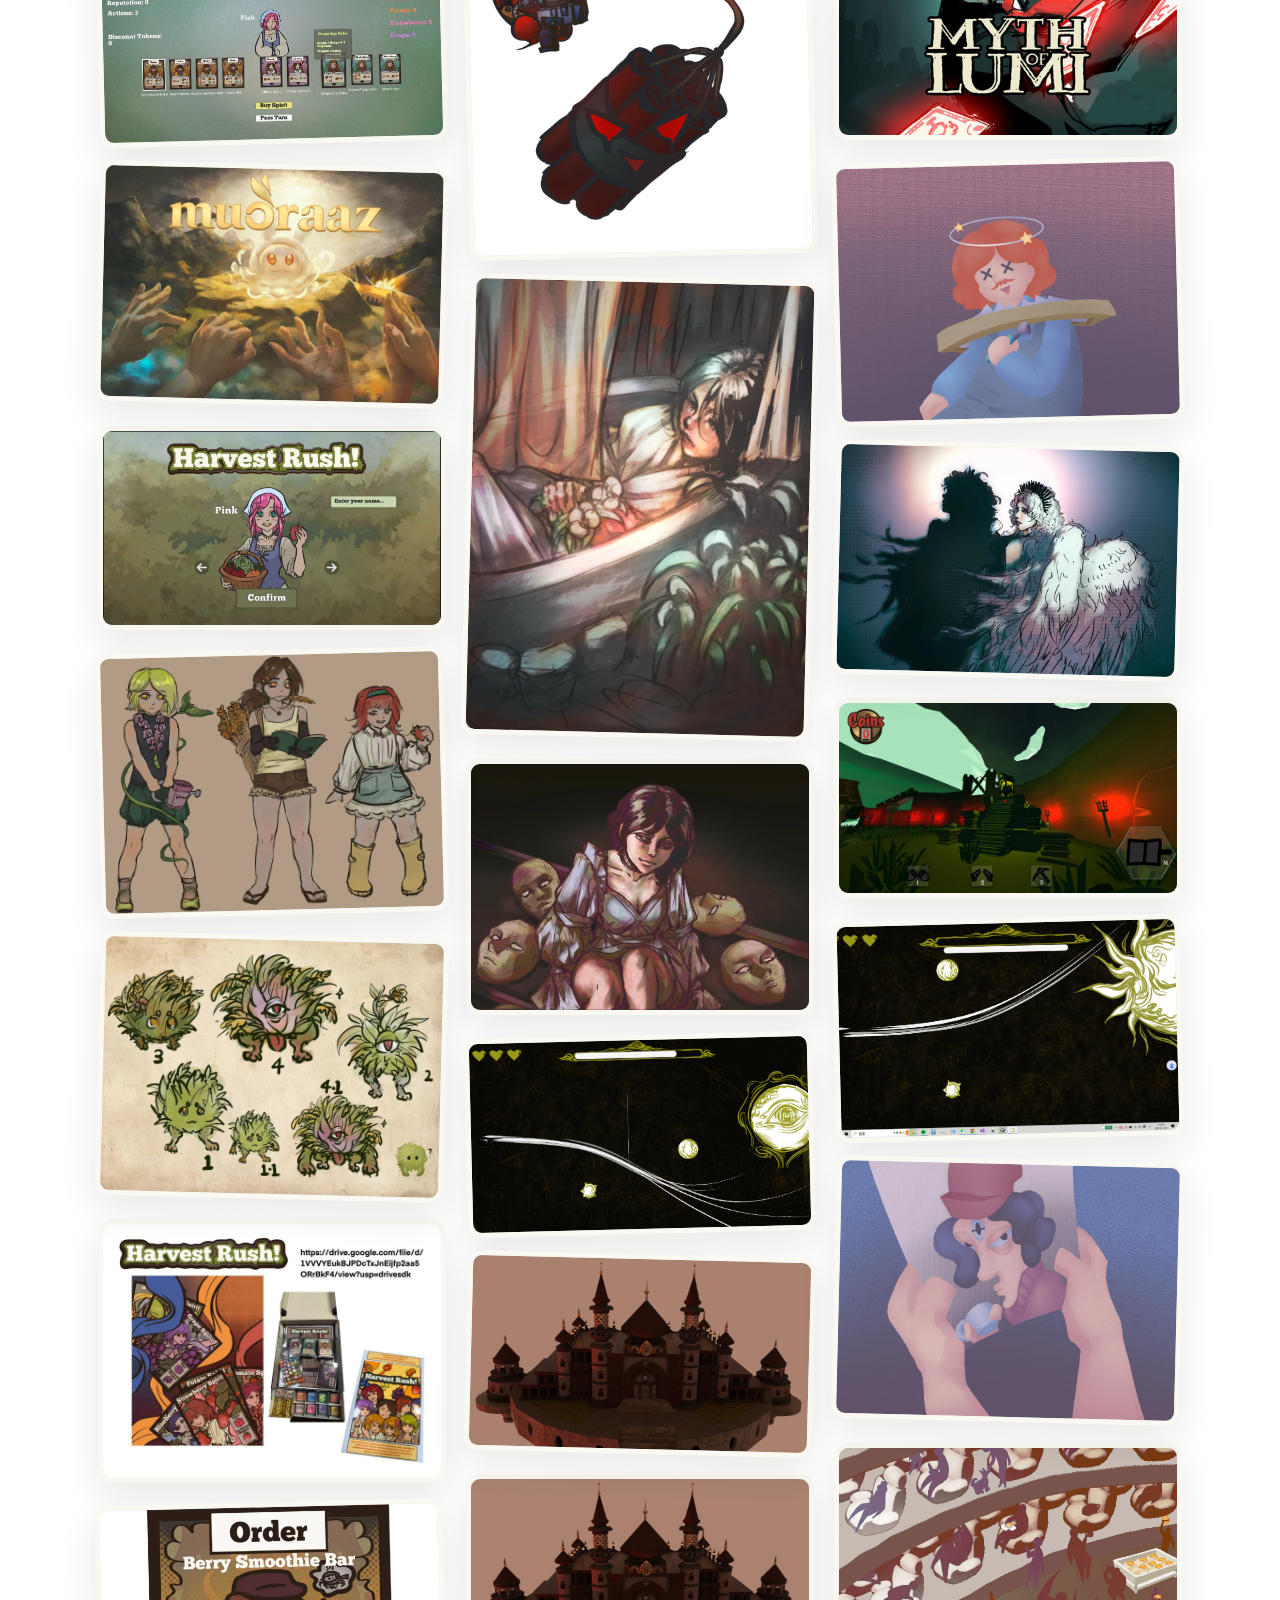
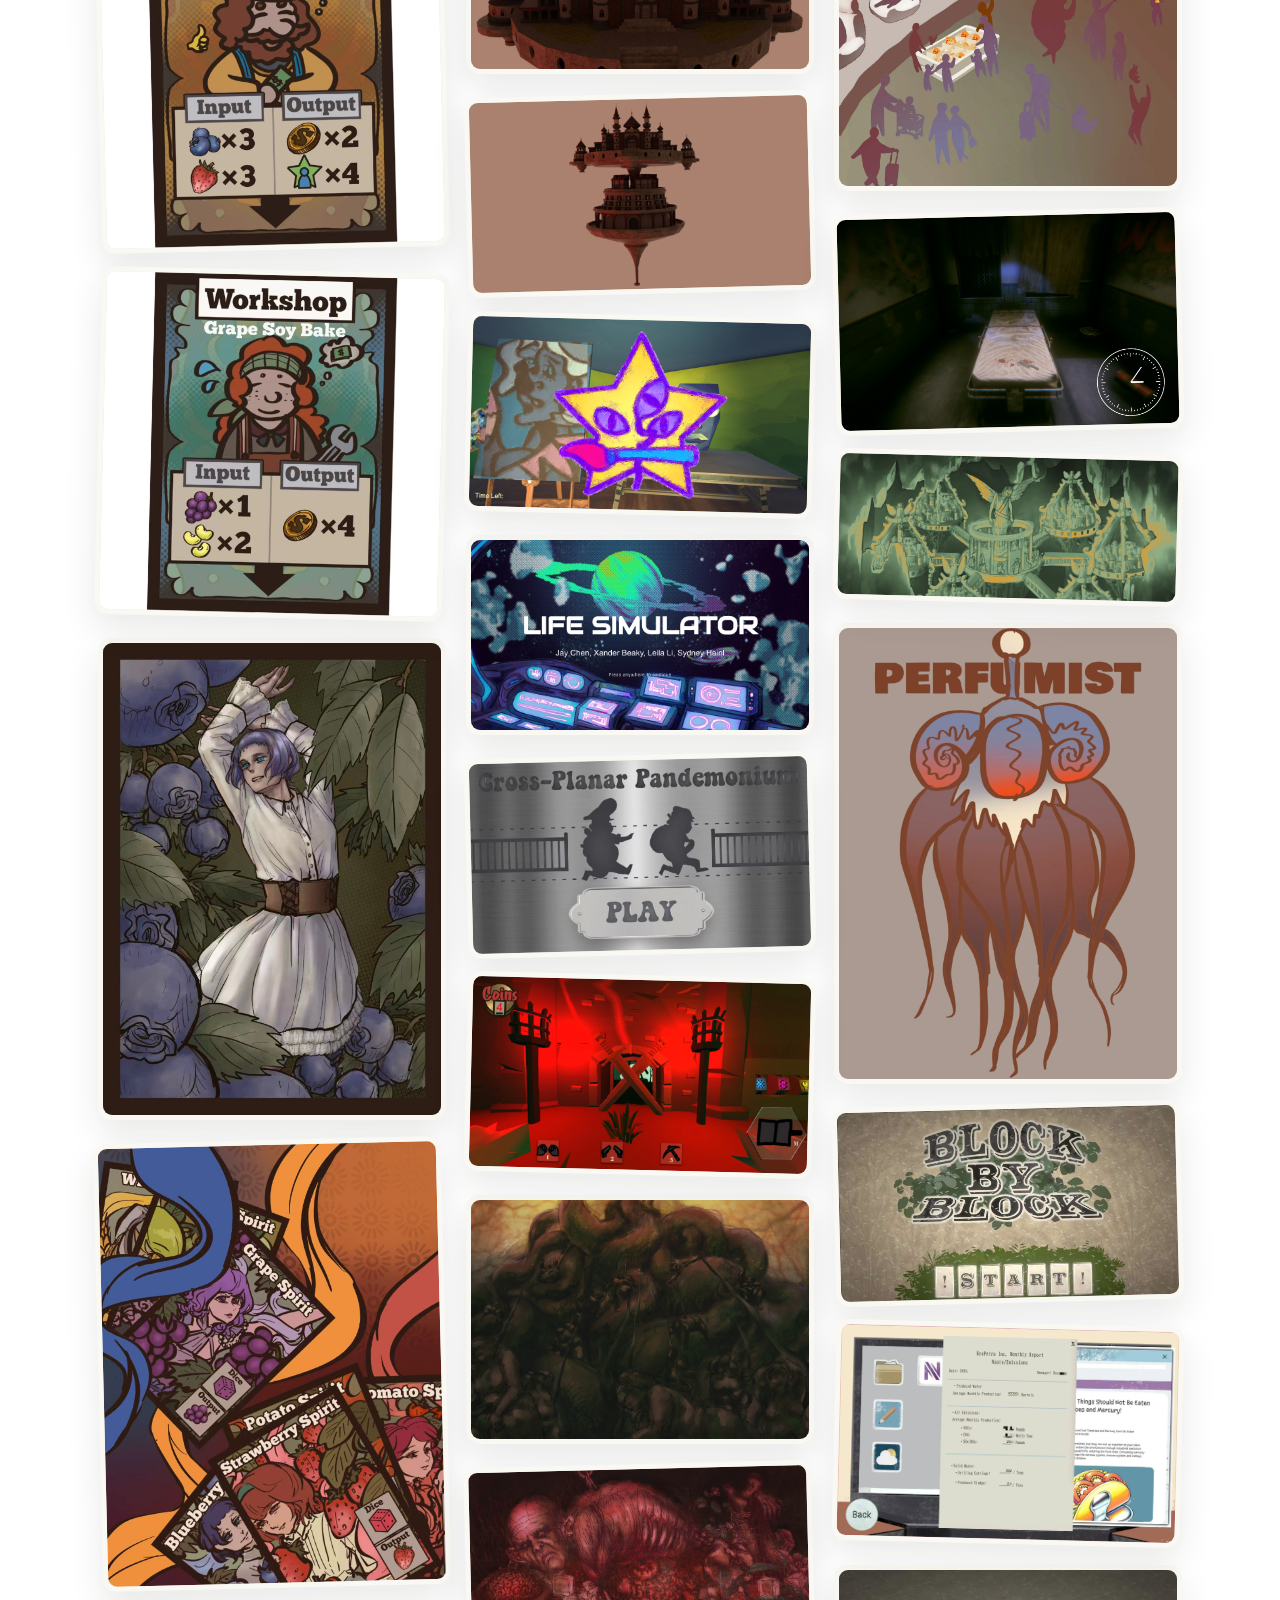
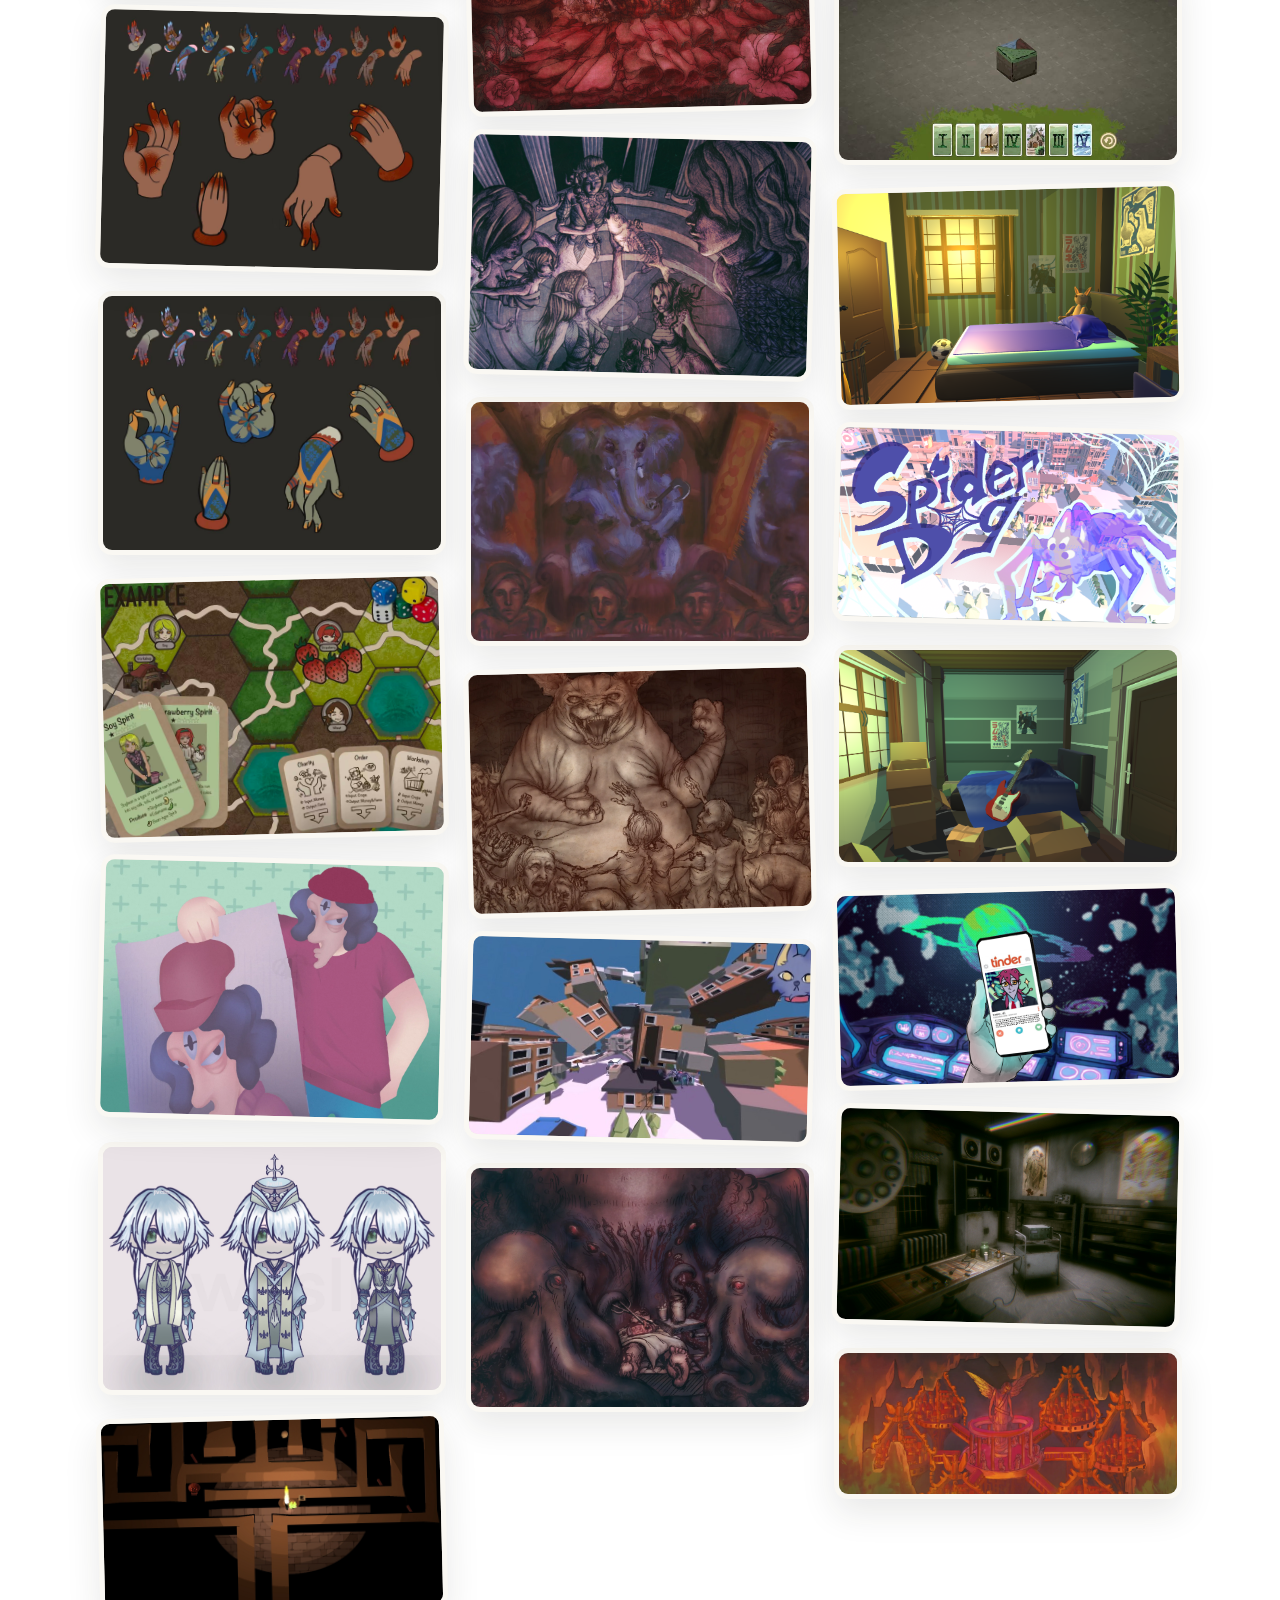
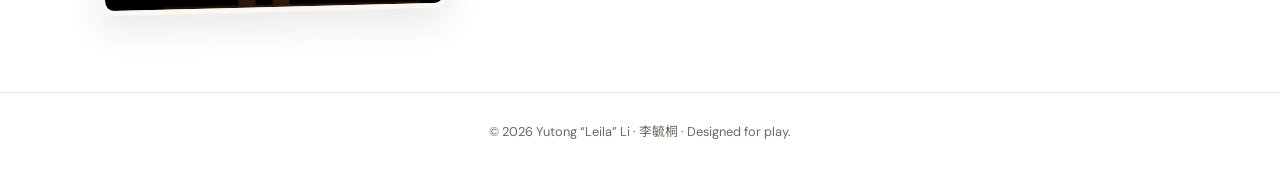
<file: gallery.html>
<!DOCTYPE html>
<html lang="en" data-lang="en">
<head>
<meta charset="UTF-8">
<meta name="viewport" content="width=device-width, initial-scale=1.0">
<title>Gallery — Yutong "Leila" Li</title>
<meta name="description" content="Full gallery — concept art, 3D, UI and screenshots by Yutong (Leila) Li.">
<link rel="preconnect" href="https://fonts.googleapis.com">
<link rel="preconnect" href="https://fonts.gstatic.com" crossorigin>
<link href="https://fonts.googleapis.com/css2?family=Playfair+Display:ital,wght@0,500;0,700;0,800;0,900;1,500;1,700;1,800&family=DM+Sans:opsz,wght@9..40,300;9..40,400;9..40,500;9..40,600;9..40,700&family=Caveat:wght@500;700&family=Noto+Serif+SC:wght@600;900&family=Noto+Sans+SC:wght@300;400;500;700&display=swap" rel="stylesheet">
<link rel="stylesheet" href="style.css">
</head>
<body>

<div class="bg-blobs"><i class="b1"></i><i class="b2"></i><i class="b3"></i></div>
<div class="grain"></div>

<nav id="nav">
  <a class="brand" href="index.html"><span class="dot"></span>Yutong&nbsp;Li</a>
  <div class="nav-links">
    <a href="index.html#tracks" data-en="What I Do" data-zh="方向">What I Do</a>
    <a href="index.html#featured" data-en="Featured" data-zh="代表作">Featured</a>
    <a href="index.html#work" data-en="Work" data-zh="作品">Work</a>
    <a href="index.html#contact" data-en="Contact" data-zh="联系">Contact</a>
    <button class="lang-btn" id="langBtn" onclick="toggleLang()">中文</button>
  </div>
</nav>

<header class="gallery-hero">
  <div class="wrap">
    <a class="back-link" href="index.html" data-en="← Back home" data-zh="← 返回主页">← Back home</a>
    <span class="sec-num">✦</span>
    <h1 class="gallery-title" data-en="The Gallery" data-zh="作品集">The Gallery</h1>
    <p class="sec-sub" data-en='Concept art, 3D, illustration, UI and screenshots — <span id="gallery-count">0</span> pieces and counting.' data-zh='概念设计、3D、插画、UI 与游戏截图——共 <span id="gallery-count">0</span> 张，持续更新。'>Concept art, 3D, illustration, UI and screenshots.</p>
  </div>
</header>

<section class="gallery-page">
  <div class="wrap">
    <div class="masonry" id="full-gallery"></div>
  </div>
</section>

<footer>
  <div class="wrap">&copy; <span id="yr"></span> Yutong &ldquo;Leila&rdquo; Li · 李毓桐 · <span data-en="Designed for play." data-zh="为热爱而设计。">Designed for play.</span></div>
</footer>

<script src="main.js"></script>
</body>
</html>
</file>
<file: style.css>
/* =====================================================================
   Yutong "Leila" Li — Portfolio
   style.css
   Theme: EDITORIAL POP-FLAT
   - soft GREY GRADIENT background + frosted grain (no parchment)
   - vintage RED-BROWN accent, low saturation, few colours
   - grand editorial type (Playfair) + clean sans (DM Sans) + script accents
   - irregular shapes: blobs, arches, circles, polaroids — not all squares
   - rich motion: marquee, blob-morph, parallax, scroll reveals, tilt
   --------------------------------------------------------------------
   Quick-edit map:  colours -> :root | fonts -> --display/--sans/--script
   ===================================================================== */

:root{
  /* ---- soft grey papers (low saturation) ---- */
  --bg1:#e8e6e1;        /* gradient top */
  --bg2:#cbc7c0;        /* gradient bottom */
  --panel:#f5f3ee;      /* off-white card */
  --panel-2:#edeae3;
  --cream:#faf8f3;

  /* ---- ink & text ---- */
  --ink:#2b2622;
  --text:#3a342e;
  --muted:#6f6760;

  /* ---- accent: vintage red-brown (the only real colour) ---- */
  --brand:#8c4a39;
  --brand-deep:#6c3527;
  --brand-soft:rgba(140,74,57,.14);

  /* ---- type ---- */
  --display:'Playfair Display','Noto Serif SC',Georgia,serif;
  --sans:'DM Sans','Noto Sans SC',system-ui,sans-serif;
  --script:'Caveat','Noto Sans SC',cursive;

  --maxw:1140px;
  --ease:cubic-bezier(.2,.7,.2,1);
  --shadow:0 14px 34px rgba(43,38,34,.10);
  --shadow-lg:0 22px 50px rgba(43,38,34,.16);
}
html[data-lang="zh"]{ --display:'Noto Serif SC',serif; }

*{box-sizing:border-box;margin:0;padding:0}
html{scroll-behavior:smooth}
body{
  min-height:100%;
  background:linear-gradient(165deg,var(--bg1) 0%, #ddd9d2 48%, var(--bg2) 100%) fixed;
  color:var(--text);
  font-family:var(--sans);
  font-weight:400;
  line-height:1.7;
  -webkit-font-smoothing:antialiased;
  overflow-x:hidden;
  position:relative;
}

/* ---------- background life: drifting low-sat blobs + frosted grain ---------- */
.bg-blobs{position:fixed;inset:0;z-index:0;pointer-events:none;overflow:hidden}
.bg-blobs i{position:absolute;border-radius:50%;filter:blur(60px);opacity:.5}
.bg-blobs i.b1{width:42vw;height:42vw;left:-8vw;top:-6vw;background:rgba(140,74,57,.16);animation:drift1 22s ease-in-out infinite}
.bg-blobs i.b2{width:38vw;height:38vw;right:-10vw;top:24vh;background:rgba(120,112,104,.20);animation:drift2 27s ease-in-out infinite}
.bg-blobs i.b3{width:46vw;height:46vw;left:18vw;bottom:-16vw;background:rgba(140,74,57,.10);animation:drift1 30s ease-in-out infinite reverse}
@keyframes drift1{50%{transform:translate(6vw,4vh) scale(1.12)}}
@keyframes drift2{50%{transform:translate(-5vw,-3vh) scale(.9)}}
.grain{
  position:fixed;inset:0;z-index:0;pointer-events:none;opacity:.06;mix-blend-mode:multiply;
  background-image:url("data:image/svg+xml,%3Csvg xmlns='http://www.w3.org/2000/svg' width='180' height='180'%3E%3Cfilter id='n'%3E%3CfeTurbulence type='fractalNoise' baseFrequency='.9' numOctaves='2'/%3E%3C/filter%3E%3Crect width='100%25' height='100%25' filter='url(%23n)'/%3E%3C/svg%3E");
}

.wrap{max-width:var(--maxw);margin:0 auto;padding:0 28px;position:relative;z-index:2}
a{color:inherit;text-decoration:none}
.label{font-family:var(--sans);font-weight:600;letter-spacing:.14em;text-transform:uppercase;font-size:.74rem}
.script{font-family:var(--script);font-weight:700}

/* ---------- doodle arrows (hand-drawn flourish) ---------- */
.doodle{position:absolute;pointer-events:none;color:var(--brand);z-index:3}

/* ============================ NAV ============================ */
nav{
  position:fixed;top:0;left:0;right:0;z-index:50;
  display:flex;align-items:center;justify-content:space-between;
  padding:16px 30px;transition:.28s;
}
nav.solid{padding:10px 30px;background:rgba(245,243,238,.78);backdrop-filter:blur(12px);box-shadow:0 1px 0 rgba(43,38,34,.08)}
.brand{font-family:var(--display);font-weight:900;font-size:1.2rem;letter-spacing:.01em;display:flex;align-items:center;gap:.55rem;color:var(--ink)}
.brand .dot{width:11px;height:11px;border-radius:50%;background:var(--brand)}
.nav-links{display:flex;align-items:center;gap:26px}
.nav-links a{position:relative;font-family:var(--sans);font-weight:600;font-size:.78rem;letter-spacing:.1em;text-transform:uppercase;color:var(--text);transition:color .2s}
html[data-lang="zh"] .nav-links a{letter-spacing:.04em;text-transform:none;font-size:.86rem}
.nav-links a:not(.lang-btn)::after{content:"";position:absolute;left:0;bottom:-5px;width:0;height:2px;background:var(--brand);border-radius:2px;transition:width .25s var(--ease)}
.nav-links a:not(.lang-btn):hover{color:var(--brand)}
.nav-links a:not(.lang-btn):hover::after{width:100%}
.lang-btn{
  font-family:var(--sans);font-weight:600;font-size:.78rem;letter-spacing:.06em;
  border:1.5px solid var(--brand);border-radius:999px;background:transparent;
  padding:7px 16px;color:var(--brand);cursor:pointer;transition:.2s;
}
.lang-btn:hover{background:var(--brand);color:var(--cream)}
@media(max-width:760px){ .nav-links a:not(.lang-btn){display:none} }

/* ============================ HERO ============================ */
header{position:relative;padding:150px 0 70px;z-index:2}
.hero-grid{display:grid;grid-template-columns:1.35fr .9fr;gap:48px;align-items:center}
.eyebrow{
  display:inline-flex;align-items:center;gap:10px;margin-bottom:18px;
  font-family:var(--sans);font-weight:600;font-size:.76rem;letter-spacing:.14em;text-transform:uppercase;
  color:var(--brand);
}
.eyebrow::before{content:"";width:34px;height:2px;background:var(--brand);border-radius:2px}
html[data-lang="zh"] .eyebrow{letter-spacing:.06em;text-transform:none}
h1.name{
  font-family:var(--display);font-weight:900;line-height:.96;
  font-size:clamp(3.2rem,8vw,6.4rem);letter-spacing:-.01em;margin-bottom:14px;color:var(--ink);
}
h1.name .accent{font-style:italic;font-weight:800;color:var(--brand)}
h1.name .zh{font-family:'Noto Serif SC',serif;font-weight:900;display:block;font-size:.34em;letter-spacing:.08em;color:var(--muted);margin-top:.45em}
.roles{display:flex;flex-wrap:wrap;gap:10px;margin:22px 0;align-items:center}
.roles span.role{
  font-family:var(--sans);font-weight:600;font-size:.92rem;
  color:var(--brand);background:var(--brand-soft);border-radius:999px;padding:7px 16px;
}
.roles .sep{display:none}
.lede{max-width:46ch;color:var(--text);font-size:1.06rem;margin-bottom:30px}
.cta{display:flex;flex-wrap:wrap;gap:14px;align-items:center}
.btn{
  font-family:var(--sans);font-weight:600;font-size:.92rem;
  padding:13px 26px;border-radius:999px;border:1.5px solid var(--brand);
  display:inline-flex;align-items:center;gap:9px;transition:.25s var(--ease);
  background:transparent;color:var(--brand);
}
.btn:hover{transform:translateY(-3px)}
.btn.primary{background:var(--brand);color:var(--cream);box-shadow:0 10px 26px rgba(140,74,57,.30)}
.btn.primary:hover{background:var(--brand-deep);box-shadow:0 16px 34px rgba(140,74,57,.36)}

/* hero portrait — organic blob with offset brand block + parallax */
.portrait-col{position:relative;display:flex;justify-content:center}
.portrait-col::before{
  content:"";position:absolute;width:min(300px,74vw);aspect-ratio:1;left:50%;top:50%;
  transform:translate(-44%,-42%) rotate(8deg);background:var(--brand);opacity:.9;
  border-radius:42% 58% 47% 53% / 54% 44% 56% 46%;z-index:0;
  animation:morph 16s ease-in-out infinite;
}
.portrait{
  position:relative;z-index:2;width:min(300px,74vw);aspect-ratio:332/402;overflow:hidden;
  border:5px solid var(--cream);box-shadow:var(--shadow-lg);
  border-radius:48% 52% 45% 55% / 55% 46% 54% 45%;
  animation:morph 14s ease-in-out infinite;
}
.portrait img{width:100%;height:100%;object-fit:cover;display:block}
@keyframes morph{
  0%,100%{border-radius:48% 52% 45% 55% / 55% 46% 54% 45%}
  50%{border-radius:56% 44% 58% 42% / 44% 56% 42% 58%}
}
.portrait-col::after{
  content:"EST. 2026";position:absolute;right:2%;top:2%;z-index:3;
  font-family:var(--script);font-weight:700;font-size:1.1rem;color:var(--cream);
  background:var(--brand-deep);border-radius:999px;padding:5px 16px;transform:rotate(7deg);box-shadow:var(--shadow);
}
html[data-lang="zh"] .portrait-col::after{content:"2026 届"}

/* ============================ MARQUEE TICKER ============================ */
.marquee{
  position:relative;z-index:2;overflow:hidden;background:var(--brand);
  width:104%;margin-left:-2%;transform:rotate(-1.6deg);
  padding:14px 0;margin-top:30px;margin-bottom:30px;
  border-top:2px solid var(--brand-deep);border-bottom:2px solid var(--brand-deep);
}
.marquee .mq{display:flex;gap:0;white-space:nowrap;width:max-content;animation:marq 26s linear infinite}
.marquee:hover .mq{animation-play-state:paused}
.marquee span{
  font-family:var(--display);font-style:italic;font-weight:700;font-size:1.35rem;color:var(--cream);
  padding:0 26px;display:inline-flex;align-items:center;gap:26px;
}
.marquee span::after{content:"✶";font-style:normal;color:rgba(250,248,243,.6)}
@keyframes marq{to{transform:translateX(-50%)}}

/* ============================ SECTION SHELL ============================ */
section{position:relative;z-index:2;padding:70px 0}
.sec-head{margin-bottom:42px;max-width:760px}
.sec-num{font-family:var(--script);font-weight:700;font-size:1.4rem;color:var(--brand);display:block;margin-bottom:2px}
h2{font-family:var(--display);font-weight:800;font-size:clamp(2.2rem,5vw,3.6rem);line-height:1.04;color:var(--ink);letter-spacing:-.01em}
.sec-sub{color:var(--muted);max-width:56ch;margin-top:12px;font-size:1.02rem}

/* shared card frame: vintage red-brown TOP border, flat, soft shadow */
.panel{background:var(--panel);border-radius:18px;box-shadow:var(--shadow);border-top:6px solid var(--brand)}

/* ============================ TRACKS (staggered, arched tops) ============================ */
.tracks{display:grid;grid-template-columns:repeat(3,1fr);gap:26px;align-items:start}
.track{
  background:var(--panel);box-shadow:var(--shadow);padding:30px 26px;transition:.3s var(--ease);
  border-top:6px solid var(--brand);
  border-radius:120px 120px 20px 20px;   /* arched top — not a plain square */
}
.tracks .track:nth-child(2){margin-top:34px}
.tracks .track:nth-child(3){margin-top:14px}
.track:hover{transform:translateY(-8px);box-shadow:var(--shadow-lg)}
.track .tnum{font-family:var(--script);font-weight:700;font-size:1.5rem;color:var(--brand);text-align:center}
.track h3{font-family:var(--display);font-weight:800;font-size:1.5rem;margin:6px 0 4px;color:var(--ink);text-align:center}
.track .tzh{font-family:'Noto Sans SC',sans-serif;font-weight:500;font-size:.84rem;color:var(--brand);text-align:center;margin-bottom:16px}
.track p{color:var(--text);font-size:.94rem;margin-bottom:18px}
.tags{display:flex;flex-wrap:wrap;gap:8px;justify-content:center}
.tag{font-family:var(--sans);font-weight:500;font-size:.7rem;letter-spacing:.02em;padding:5px 11px;border-radius:999px;
  background:var(--panel-2);border:1px solid rgba(43,38,34,.12);color:var(--muted)}

/* ============================ FEATURED ============================ */
.feat{
  display:grid;grid-template-columns:1fr 1fr;gap:0;background:var(--panel);
  border-radius:24px;box-shadow:var(--shadow-lg);overflow:hidden;border-top:6px solid var(--brand);
}
.feat-media{position:relative;min-height:360px;background:var(--brand-soft);overflow:hidden}
.feat-media .ph{position:absolute;inset:0;display:grid;place-items:center;text-align:center;padding:24px;
  font-family:var(--display);font-weight:800;font-size:2rem;color:var(--cream);
  background:linear-gradient(150deg,var(--brand),var(--brand-deep))}
.feat-media img{position:absolute;inset:0;width:100%;height:100%;object-fit:cover;transition:transform .6s var(--ease)}
.feat:hover .feat-media img{transform:scale(1.05)}
.feat-body{padding:44px 42px}
.feat-flag{display:inline-block;font-family:var(--sans);font-weight:600;font-size:.74rem;letter-spacing:.1em;text-transform:uppercase;color:var(--brand)}
html[data-lang="zh"] .feat-flag{letter-spacing:.04em;text-transform:none}
.feat-body h3{font-family:var(--display);font-weight:800;font-size:2.5rem;line-height:1.02;margin:8px 0 6px;color:var(--ink)}
.feat-role{color:var(--muted);font-family:var(--sans);font-weight:600;font-size:.86rem;margin-bottom:16px}
.feat-body p{color:var(--text);font-size:.97rem;margin-bottom:22px}
.stats{display:flex;gap:26px;margin-bottom:26px;flex-wrap:wrap}
.stat .n{font-family:var(--display);font-weight:800;font-size:2rem;color:var(--brand);line-height:1}
.stat .l{font-family:var(--sans);font-weight:500;font-size:.7rem;letter-spacing:.04em;color:var(--muted);text-transform:uppercase;margin-top:3px}
html[data-lang="zh"] .stat .l{text-transform:none}

/* ============================ WORKS (varied frames + tilt) ============================ */
.works{display:grid;grid-template-columns:repeat(3,1fr);gap:26px}
.work{background:var(--panel);border-radius:18px;box-shadow:var(--shadow);transition:.3s var(--ease);display:flex;flex-direction:column;overflow:hidden}
.work:nth-child(odd){transform:rotate(-1deg)}
.work:nth-child(3n){transform:rotate(1.2deg)}
.work:hover{transform:translateY(-8px) rotate(0);box-shadow:var(--shadow-lg)}
.work-cover{position:relative;aspect-ratio:16/10;overflow:hidden;border-radius:18px 18px 0 0}
.work-cover .ph{position:absolute;inset:0;display:grid;place-items:center;
  font-family:var(--display);font-weight:800;font-size:1.3rem;color:var(--cream);text-align:center;padding:14px;
  background:linear-gradient(150deg,var(--brand),var(--brand-deep))}
.work-cover img{position:absolute;inset:0;width:100%;height:100%;object-fit:cover;transition:transform .5s var(--ease)}
.work:hover .work-cover img{transform:scale(1.06)}
.work-body{padding:18px;display:flex;flex-direction:column;gap:7px;flex:1}
.work-body h4{font-family:var(--display);font-weight:700;font-size:1.2rem;line-height:1.12;color:var(--ink)}
.work-meta{font-family:var(--sans);font-weight:500;font-size:.74rem;color:var(--muted)}
.work-roles{margin-top:auto;display:flex;flex-wrap:wrap;gap:6px;padding-top:6px}
.work-roles .tag{font-size:.64rem;padding:3px 9px}
.work-link{font-family:var(--sans);font-weight:600;font-size:.76rem;color:var(--brand)}

/* ============================ GALLERY (mixed organic shapes) ============================ */
.gallery{display:grid;grid-template-columns:repeat(3,1fr);gap:16px;align-items:stretch}
.shot{
  position:relative;overflow:hidden;aspect-ratio:1;background:var(--panel-2);
  display:grid;place-items:center;box-shadow:var(--shadow);transition:.3s var(--ease);
  border:4px solid var(--cream);border-radius:14px;
}
.shot:hover{transform:translateY(-6px) scale(1.02);box-shadow:var(--shadow-lg)}
.shot img{position:absolute;inset:0;width:100%;height:100%;object-fit:cover}
.shot .hint{font-family:var(--sans);font-weight:500;font-size:.74rem;color:var(--muted);text-align:center;padding:12px;line-height:1.6}
/* shape variants */
.shot.circle{border-radius:50%}
.shot.arch{border-radius:140px 140px 16px 16px;aspect-ratio:3/4}
.shot.blob{border-radius:46% 54% 43% 57% / 56% 45% 55% 44%;animation:morph 18s ease-in-out infinite}
.shot.wide{grid-column:span 2;aspect-ratio:16/9;border-radius:20px}
.shot.tilt-l{transform:rotate(-3deg)}
.shot.tilt-r{transform:rotate(3deg)}
.shot.tilt-l:hover,.shot.tilt-r:hover{transform:rotate(0) translateY(-6px) scale(1.02)}

/* ============================ EXPERIENCE (timeline) ============================ */
#about .reveal{position:relative;padding-left:30px}
#about .reveal::before{content:"";position:absolute;left:6px;top:8px;bottom:8px;width:2px;background:linear-gradient(var(--brand),transparent)}
.exp-item{position:relative;display:grid;grid-template-columns:200px 1fr;gap:28px;padding:24px 0 24px 22px}
.exp-item::before{content:"";position:absolute;left:-25px;top:30px;width:14px;height:14px;border-radius:50%;background:var(--brand);border:3px solid var(--cream);box-shadow:0 0 0 2px var(--brand)}
.exp-when{font-family:var(--script);font-weight:700;font-size:1.25rem;color:var(--brand)}
html[data-lang="zh"] .exp-when{font-family:var(--sans);font-weight:600;font-size:.95rem}
.exp-org{font-family:var(--display);font-weight:800;font-size:1.4rem;margin-bottom:2px;color:var(--ink)}
.exp-role{color:var(--muted);font-weight:600;font-size:.9rem;margin-bottom:10px}
.exp-item p{color:var(--text);font-size:.95rem;max-width:64ch}
.exp-item .hi{color:var(--brand);font-weight:700}

/* ============================ SKILLS ============================ */
.skills{display:grid;grid-template-columns:repeat(2,1fr);gap:0 40px;background:var(--panel);border-radius:18px;box-shadow:var(--shadow);border-top:6px solid var(--brand);padding:14px 30px}
.skill-row{display:grid;grid-template-columns:150px 1fr;gap:18px;padding:14px 0;border-bottom:1px solid rgba(43,38,34,.10);align-items:baseline}
.skill-row .k{font-family:var(--sans);font-weight:700;font-size:.78rem;letter-spacing:.06em;color:var(--brand);text-transform:uppercase}
html[data-lang="zh"] .skill-row .k{letter-spacing:.02em;text-transform:none}
.skill-row .v{color:var(--text);font-size:.92rem}
.skill-row .v b{color:var(--ink);font-weight:700}

/* ============================ AWARDS / EDU ============================ */
.two-col{display:grid;grid-template-columns:1fr 1fr;gap:40px}
.li{display:flex;gap:13px;padding:12px 0;border-bottom:1px solid rgba(43,38,34,.10);font-size:.94rem;color:var(--text)}
.li .mk{color:var(--brand);font-family:var(--sans);font-weight:700;font-size:.82rem;flex-shrink:0}
.li b{color:var(--ink);font-weight:700}
.edu-block{background:var(--panel);border-radius:16px;box-shadow:var(--shadow);border-top:5px solid var(--brand);padding:18px 22px;margin-bottom:18px}
.edu-block .ed-school{font-family:var(--display);font-weight:800;font-size:1.2rem;color:var(--ink)}
.edu-block .ed-deg{color:var(--text);font-size:.92rem}
.edu-block .ed-when{font-family:var(--sans);font-weight:600;font-size:.78rem;color:var(--brand);margin-top:3px}

/* ============================ CONTACT ============================ */
.contact{text-align:center;padding:96px 0 60px}
.contact .sec-num{margin-bottom:6px}
.contact .big{font-family:var(--display);font-weight:800;font-size:clamp(2.2rem,6vw,4.4rem);line-height:1.04;margin-bottom:20px;color:var(--ink)}
.contact .big a{color:var(--brand);font-style:italic;transition:.2s}
.contact .big a:hover{color:var(--brand-deep)}
.socials{display:flex;justify-content:center;flex-wrap:wrap;gap:14px;margin-top:28px}
.socials a{font-family:var(--sans);font-weight:600;font-size:.84rem;border:1.5px solid var(--brand);border-radius:999px;padding:11px 22px;transition:.22s var(--ease);color:var(--brand)}
.socials a:hover{background:var(--brand);color:var(--cream);transform:translateY(-3px)}

footer{border-top:1px solid rgba(43,38,34,.12);padding:28px 0;text-align:center;color:var(--muted);font-family:var(--sans);font-size:.8rem;position:relative;z-index:2}

/* ============================ MOTION ============================ */
.reveal{opacity:0;transform:translateY(30px);transition:opacity .8s var(--ease),transform .8s var(--ease)}
.reveal.in{opacity:1;transform:none}
.stagger>*{opacity:0;transform:translateY(26px);transition:opacity .7s var(--ease),transform .7s var(--ease)}
.stagger.in>*{opacity:1;transform:none}
.stagger.in>*:nth-child(2){transition-delay:.09s}
.stagger.in>*:nth-child(3){transition-delay:.18s}
.stagger.in>*:nth-child(4){transition-delay:.27s}
.stagger.in>*:nth-child(5){transition-delay:.36s}
.stagger.in>*:nth-child(6){transition-delay:.45s}
.stagger.in>*:nth-child(7){transition-delay:.54s}
.stagger.in>*:nth-child(8){transition-delay:.63s}
.stagger.in>*:nth-child(9){transition-delay:.72s}
.h-anim{opacity:0;transform:translateY(20px);animation:rise .9s var(--ease) forwards}
.h-anim.d1{animation-delay:.05s}.h-anim.d2{animation-delay:.18s}.h-anim.d3{animation-delay:.31s}
.h-anim.d4{animation-delay:.44s}.h-anim.d5{animation-delay:.57s}
@keyframes rise{to{opacity:1;transform:none}}
@media(prefers-reduced-motion:reduce){
  *{animation:none!important;transition:none!important}
  .reveal,.stagger>*,.h-anim{opacity:1!important;transform:none!important}
}

/* ============================ RESPONSIVE ============================ */
@media(max-width:900px){
  .hero-grid{grid-template-columns:1fr;gap:46px}
  .portrait-col{order:-1;justify-content:flex-start}
  .tracks,.works,.gallery{grid-template-columns:1fr 1fr}
  .tracks .track:nth-child(2),.tracks .track:nth-child(3){margin-top:0}
  .feat{grid-template-columns:1fr}
  .feat-media{min-height:240px}
  .skills,.two-col{grid-template-columns:1fr;gap:0}
  .shot.wide{grid-column:span 2}
}
@media(max-width:600px){
  .tracks,.works,.gallery{grid-template-columns:1fr}
  .work:nth-child(odd),.work:nth-child(3n){transform:none}
  .shot.wide{grid-column:auto;aspect-ratio:4/3}
  .shot.arch{aspect-ratio:3/4}
  .exp-item{grid-template-columns:1fr;gap:8px}
  .skill-row{grid-template-columns:1fr;gap:4px}
  section{padding:54px 0}
  .feat-body{padding:30px 24px}
}

/* ============================ GALLERY: home CTA + empty states ============================ */
.gallery-cta{text-align:center;margin-top:38px}
.gallery-empty{grid-column:1/-1;text-align:center;color:var(--muted);font-size:1rem;padding:30px 10px;
  border:1.5px dashed rgba(140,74,57,.4);border-radius:16px;background:var(--brand-soft)}

/* ============================ GALLERY PAGE (gallery.html) ============================ */
.gallery-hero{padding:140px 0 30px;position:relative;z-index:2}
.back-link{display:inline-block;font-family:var(--sans);font-weight:600;font-size:.84rem;color:var(--brand);margin-bottom:14px;transition:.2s}
.back-link:hover{transform:translateX(-3px)}
.gallery-title{font-family:var(--display);font-weight:900;font-size:clamp(2.6rem,7vw,5rem);line-height:1;color:var(--ink);letter-spacing:-.01em}
.gallery-hero .sec-num{display:block;margin-bottom:4px}
.gallery-page{padding:30px 0 80px;position:relative;z-index:2}

/* masonry — shows full images (no cropping), playful slight tilts */
.masonry{column-count:3;column-gap:20px}
.masonry .m-item{break-inside:avoid;margin:0 0 20px;border:5px solid var(--cream);border-radius:14px;
  box-shadow:var(--shadow);overflow:hidden;background:var(--panel-2);transition:.3s var(--ease)}
.masonry .m-item img{display:block;width:100%;height:auto}
.masonry .m-item.tl{transform:rotate(-1.4deg)}
.masonry .m-item.tr{transform:rotate(1.4deg)}
.masonry .m-item:hover{transform:translateY(-6px) rotate(0);box-shadow:var(--shadow-lg)}
@media(max-width:900px){ .masonry{column-count:2} }
@media(max-width:560px){ .masonry{column-count:1} }

/* ============================ LIGHTBOX ============================ */
#lightbox{position:fixed;inset:0;z-index:200;display:none;place-items:center;padding:5vh 5vw;cursor:zoom-out;
  background:rgba(28,22,20,.86);backdrop-filter:blur(4px)}
#lightbox.open{display:grid;animation:lbin .25s ease}
#lightbox img{max-width:92vw;max-height:90vh;border:6px solid var(--cream);border-radius:10px;box-shadow:0 30px 80px rgba(0,0,0,.5)}
@keyframes lbin{from{opacity:0;transform:scale(.97)}to{opacity:1;transform:none}}
</file>
